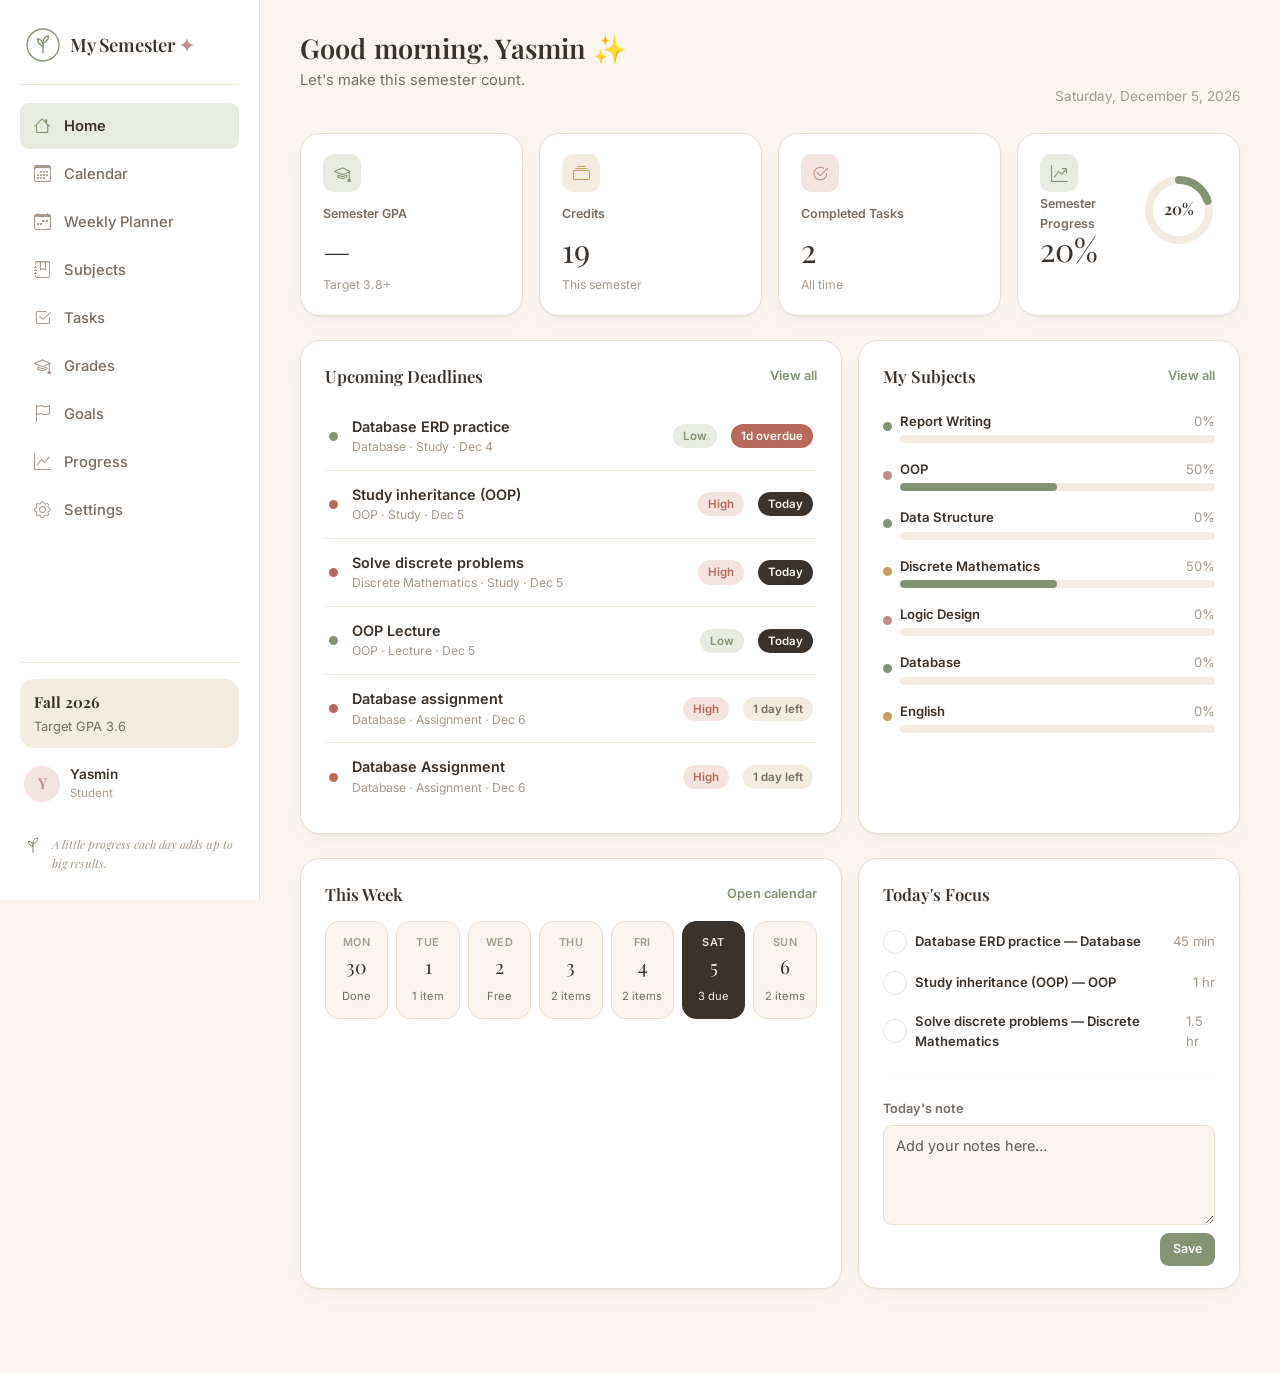
<file: my-semester (1)/index.html>
<!DOCTYPE html>
<html lang="en">
<head>
<meta charset="UTF-8">
<meta name="viewport" content="width=device-width, initial-scale=1.0">
<title>My Semester — Home</title>
<link rel="preconnect" href="https://fonts.googleapis.com">
<link href="https://fonts.googleapis.com/css2?family=Playfair+Display:wght@500;600;700&family=Inter:wght@400;500;600;700&display=swap" rel="stylesheet">
<link href="https://cdn.jsdelivr.net/npm/bootstrap@5.3.3/dist/css/bootstrap.min.css" rel="stylesheet">
<link href="https://cdn.jsdelivr.net/npm/bootstrap-icons@1.11.3/font/bootstrap-icons.css" rel="stylesheet">
<link rel="stylesheet" href="css/style.css">
</head>
<body data-page="home">
<div class="app-shell">
  <div id="sidebarSlot"></div>
  <div class="d-flex flex-column flex-grow-1 min-w-0">
    <div id="topbarSlot"></div>
    <main class="main-content">

      <div class="page-head">
        <div>
          <h1 id="greetingText">Good morning ✨</h1>
          <p class="subtitle">Let's make this semester count.</p>
        </div>
        <div class="page-date" id="dashDate"></div>
      </div>

      <!-- Summary cards -->
      <div class="row g-3 mb-4">
        <div class="col-6 col-lg-3">
          <div class="stat-card hover-lift">
            <div class="stat-icon tint-sage"><i class="bi bi-mortarboard"></i></div>
            <div class="stat-label">Semester GPA</div>
            <div class="stat-value" id="statGPA">—</div>
            <div class="stat-sub">Target 3.8+</div>
          </div>
        </div>
        <div class="col-6 col-lg-3">
          <div class="stat-card hover-lift">
            <div class="stat-icon tint-beige"><i class="bi bi-collection"></i></div>
            <div class="stat-label">Credits</div>
            <div class="stat-value" id="statCredits">0</div>
            <div class="stat-sub">This semester</div>
          </div>
        </div>
        <div class="col-6 col-lg-3">
          <div class="stat-card hover-lift">
            <div class="stat-icon tint-rose"><i class="bi bi-check2-circle"></i></div>
            <div class="stat-label">Completed Tasks</div>
            <div class="stat-value" id="statCompleted">0</div>
            <div class="stat-sub">All time</div>
          </div>
        </div>
        <div class="col-6 col-lg-3">
          <div class="stat-card hover-lift">
            <div class="d-flex align-items-center justify-content-between">
              <div>
                <div class="stat-icon tint-sage"><i class="bi bi-graph-up-arrow"></i></div>
                <div class="stat-label">Semester Progress</div>
                <div class="stat-value" id="statProgress">0%</div>
              </div>
              <div class="ring" id="progressRing"></div>
            </div>
          </div>
        </div>
      </div>

      <div class="row g-3 mb-4">
        <!-- Upcoming deadlines -->
        <div class="col-lg-7">
          <div class="card-soft card-pad h-100">
            <div class="section-head">
              <span class="section-title">Upcoming Deadlines</span>
              <a class="link-quiet" href="tasks.html">View all</a>
            </div>
            <div id="deadlineList"></div>
          </div>
        </div>
        <!-- Subjects overview -->
        <div class="col-lg-5">
          <div class="card-soft card-pad h-100">
            <div class="section-head">
              <span class="section-title">My Subjects</span>
              <a class="link-quiet" href="subjects.html">View all</a>
            </div>
            <div id="dashSubjectList"></div>
          </div>
        </div>
      </div>

      <div class="row g-3 mb-4">
        <!-- Weekly overview -->
        <div class="col-lg-7">
          <div class="card-soft card-pad h-100">
            <div class="section-head">
              <span class="section-title">This Week</span>
              <a class="link-quiet" href="calendar.html">Open calendar</a>
            </div>
            <div class="week-strip" id="weekStrip"></div>
          </div>
        </div>
        <!-- Daily focus -->
        <div class="col-lg-5">
          <div class="card-soft card-pad h-100">
            <div class="section-head">
              <span class="section-title">Today's Focus</span>
            </div>
            <div id="dailyFocusList"></div>
            <hr class="divider">
            <label class="form-label" for="dailyNoteArea">Today's note</label>
            <textarea class="form-control" id="dailyNoteArea" rows="3" placeholder="Add your notes here…"></textarea>
            <div class="text-end mt-2">
              <button class="btn btn-sage btn-sm" onclick="msSaveDailyNote()">Save</button>
            </div>
          </div>
        </div>
      </div>

    </main>
  </div>
</div>

<script src="https://cdn.jsdelivr.net/npm/bootstrap@5.3.3/dist/js/bootstrap.bundle.min.js"></script>
<script src="js/storage.js"></script>
<script src="js/main.js"></script>
<script>
  msInitChrome("home");
  msRenderDashboard();
</script>
</body>
</html>
</file>
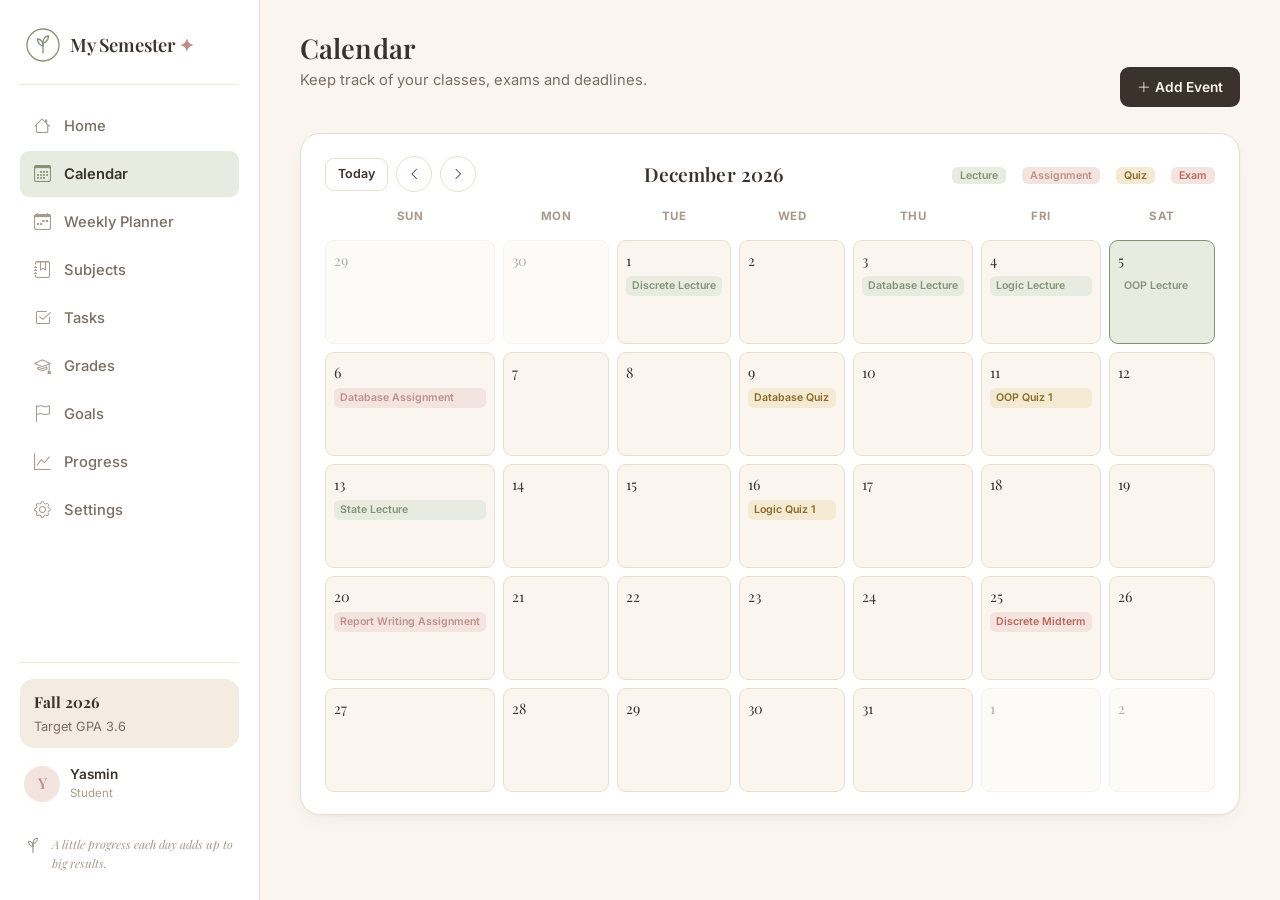
<file: my-semester (1)/calendar.html>
<!DOCTYPE html>
<html lang="en">
<head>
<meta charset="UTF-8">
<meta name="viewport" content="width=device-width, initial-scale=1.0">
<title>My Semester — Calendar</title>
<link rel="preconnect" href="https://fonts.googleapis.com">
<link href="https://fonts.googleapis.com/css2?family=Playfair+Display:wght@500;600;700&family=Inter:wght@400;500;600;700&display=swap" rel="stylesheet">
<link href="https://cdn.jsdelivr.net/npm/bootstrap@5.3.3/dist/css/bootstrap.min.css" rel="stylesheet">
<link href="https://cdn.jsdelivr.net/npm/bootstrap-icons@1.11.3/font/bootstrap-icons.css" rel="stylesheet">
<link rel="stylesheet" href="css/style.css">
</head>
<body data-page="calendar">
<div class="app-shell">
  <div id="sidebarSlot"></div>
  <div class="d-flex flex-column flex-grow-1 min-w-0">
    <div id="topbarSlot"></div>
    <main class="main-content">

      <div class="page-head">
        <div>
          <h1>Calendar</h1>
          <p class="subtitle">Keep track of your classes, exams and deadlines.</p>
        </div>
        <button class="btn btn-brand" onclick="msOpenEventModal(null, msDateStr(msToday()))"><i class="bi bi-plus-lg me-1"></i>Add Event</button>
      </div>

      <div class="card-soft card-pad">
        <div class="d-flex align-items-center justify-content-between flex-wrap gap-2 mb-3">
          <div class="d-flex align-items-center gap-2">
            <button class="btn btn-outline-soft btn-sm" onclick="msCalGoToday()">Today</button>
            <button class="btn btn-outline-soft btn-icon btn-sm" onclick="msCalPrev()" aria-label="Previous month"><i class="bi bi-chevron-left"></i></button>
            <button class="btn btn-outline-soft btn-icon btn-sm" onclick="msCalNext()" aria-label="Next month"><i class="bi bi-chevron-right"></i></button>
          </div>
          <h2 class="section-title" id="calMonthLabel" style="font-size:1.2rem;"></h2>
          <div class="d-none d-sm-flex gap-3 small text-faint">
            <span><span class="cal-event type-lecture" style="padding:2px 8px;">Lecture</span></span>
            <span><span class="cal-event type-assignment" style="padding:2px 8px;">Assignment</span></span>
            <span><span class="cal-event type-quiz" style="padding:2px 8px;">Quiz</span></span>
            <span><span class="cal-event type-midterm" style="padding:2px 8px;">Exam</span></span>
          </div>
        </div>
        <div class="cal-grid" id="calGrid"></div>
      </div>

    </main>
  </div>
</div>

<!-- Day detail modal -->
<div class="modal fade" id="dayModal" tabindex="-1">
  <div class="modal-dialog modal-dialog-centered">
    <div class="modal-content">
      <div class="modal-header">
        <h3 class="modal-title" id="dayModalDate">Day</h3>
        <button type="button" class="btn-close" data-bs-dismiss="modal" aria-label="Close"></button>
      </div>
      <div class="modal-body" id="dayModalList"></div>
      <div class="modal-footer">
        <button class="btn btn-outline-soft" data-bs-dismiss="modal">Close</button>
        <button class="btn btn-brand" onclick="msOpenAddEventFromDay()"><i class="bi bi-plus-lg me-1"></i>Add Event</button>
      </div>
    </div>
  </div>
</div>

<!-- Add/Edit event modal -->
<div class="modal fade" id="eventModal" tabindex="-1">
  <div class="modal-dialog modal-dialog-centered">
    <div class="modal-content">
      <form id="eventForm" onsubmit="msSubmitEventForm(event)" novalidate>
        <div class="modal-header">
          <h3 class="modal-title" id="eventModalTitle">Add Event</h3>
          <button type="button" class="btn-close" data-bs-dismiss="modal" aria-label="Close"></button>
        </div>
        <div class="modal-body">
          <input type="hidden" id="eventId">
          <div class="mb-3 was-validated-field" id="eventFormError">
            <label class="form-label" for="eventTitle">Event title</label>
            <input type="text" class="form-control" id="eventTitle" placeholder="e.g. OOP Quiz 1">
            <div class="invalid-msg">Please enter a title.</div>
          </div>
          <div class="row g-3">
            <div class="col-sm-6 was-validated-field">
              <label class="form-label" for="eventType">Event type</label>
              <select class="form-select" id="eventType">
                <option value="">Choose…</option>
                <option>Lecture</option><option>Assignment</option><option>Quiz</option>
                <option>Midterm</option><option>Final</option><option>Study</option><option>Personal</option>
              </select>
              <div class="invalid-msg">Please choose a type.</div>
            </div>
            <div class="col-sm-6">
              <label class="form-label" for="eventSubject">Subject</label>
              <select class="form-select" id="eventSubject"></select>
            </div>
            <div class="col-sm-6 was-validated-field">
              <label class="form-label" for="eventDate">Date</label>
              <input type="date" class="form-control" id="eventDate">
              <div class="invalid-msg">Please pick a date.</div>
            </div>
            <div class="col-sm-6">
              <label class="form-label" for="eventTime">Time</label>
              <input type="time" class="form-control" id="eventTime">
            </div>
            <div class="col-sm-6 was-validated-field">
              <label class="form-label" for="eventPriority">Priority</label>
              <select class="form-select" id="eventPriority">
                <option value="">Choose…</option>
                <option>High</option><option>Medium</option><option>Low</option>
              </select>
              <div class="invalid-msg">Please choose a priority.</div>
            </div>
          </div>
          <div class="mt-3">
            <label class="form-label" for="eventNotes">Notes</label>
            <textarea class="form-control" id="eventNotes" rows="2" placeholder="Optional notes…"></textarea>
          </div>
        </div>
        <div class="modal-footer">
          <button type="button" class="btn btn-outline-soft" data-bs-dismiss="modal">Cancel</button>
          <button type="submit" class="btn btn-brand">Save Event</button>
        </div>
      </form>
    </div>
  </div>
</div>

<script src="https://cdn.jsdelivr.net/npm/bootstrap@5.3.3/dist/js/bootstrap.bundle.min.js"></script>
<script src="js/storage.js"></script>
<script src="js/main.js"></script>
<script src="js/calendar.js"></script>
<script>
  msInitChrome("calendar");
  msCalInit();
</script>
</body>
</html>
</file>
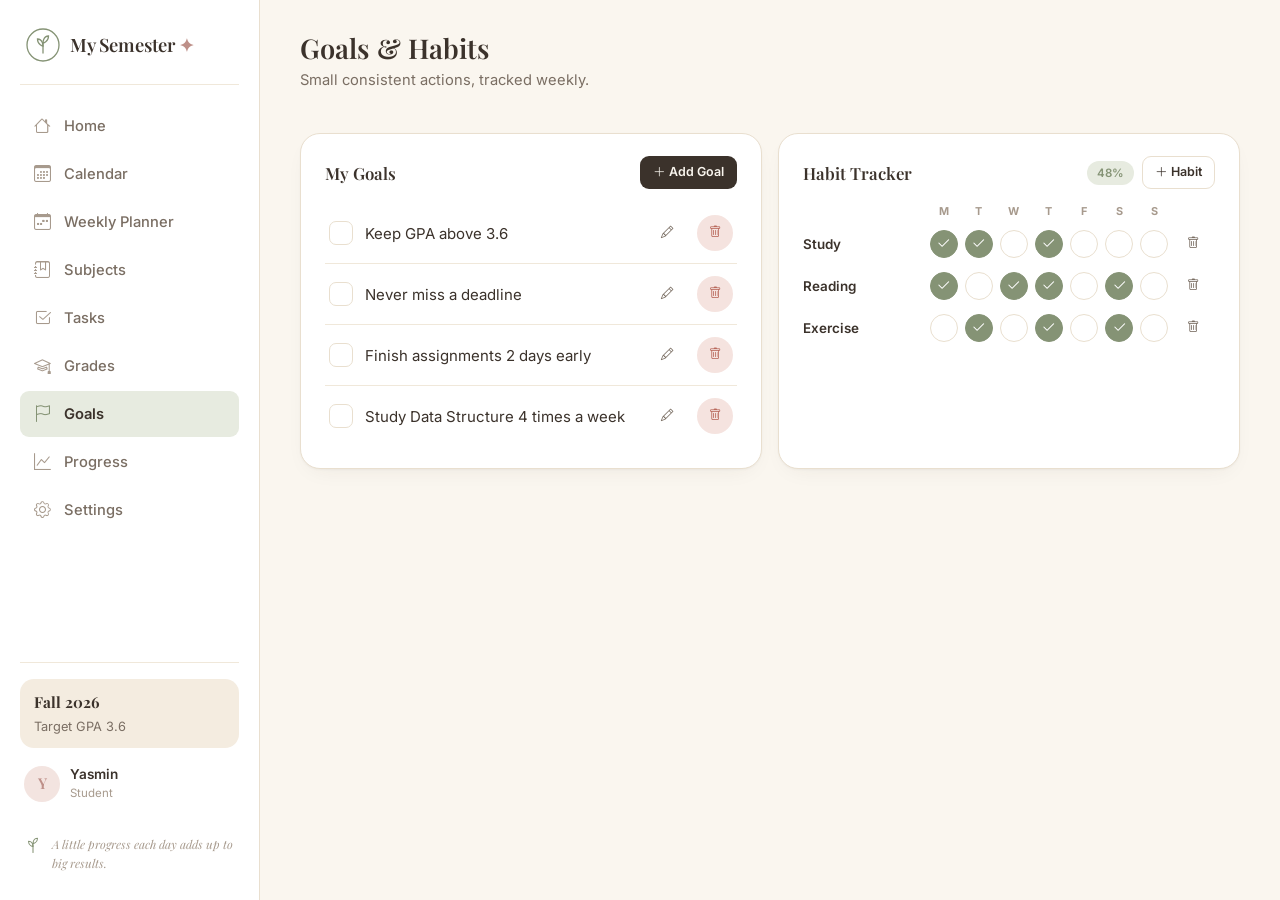
<file: my-semester (1)/goals.html>
<!DOCTYPE html>
<html lang="en">
<head>
<meta charset="UTF-8">
<meta name="viewport" content="width=device-width, initial-scale=1.0">
<title>My Semester — Goals</title>
<link rel="preconnect" href="https://fonts.googleapis.com">
<link href="https://fonts.googleapis.com/css2?family=Playfair+Display:wght@500;600;700&family=Inter:wght@400;500;600;700&display=swap" rel="stylesheet">
<link href="https://cdn.jsdelivr.net/npm/bootstrap@5.3.3/dist/css/bootstrap.min.css" rel="stylesheet">
<link href="https://cdn.jsdelivr.net/npm/bootstrap-icons@1.11.3/font/bootstrap-icons.css" rel="stylesheet">
<link rel="stylesheet" href="css/style.css">
</head>
<body data-page="goals">
<div class="app-shell">
  <div id="sidebarSlot"></div>
  <div class="d-flex flex-column flex-grow-1 min-w-0">
    <div id="topbarSlot"></div>
    <main class="main-content">

      <div class="page-head">
        <div>
          <h1>Goals &amp; Habits</h1>
          <p class="subtitle">Small consistent actions, tracked weekly.</p>
        </div>
      </div>

      <div class="row g-3">
        <div class="col-lg-6">
          <div class="card-soft card-pad h-100">
            <div class="section-head">
              <span class="section-title">My Goals</span>
              <button class="btn btn-brand btn-sm" onclick="msOpenGoalModal(null)"><i class="bi bi-plus-lg me-1"></i>Add Goal</button>
            </div>
            <div id="goalsList"></div>
          </div>
        </div>

        <div class="col-lg-6">
          <div class="card-soft card-pad h-100">
            <div class="section-head">
              <span class="section-title">Habit Tracker</span>
              <div class="d-flex align-items-center gap-2">
                <span class="tag tag-sage" id="habitCompletionPct">0%</span>
                <button class="btn btn-outline-soft btn-sm" onclick="msOpenHabitModal()"><i class="bi bi-plus-lg me-1"></i>Habit</button>
              </div>
            </div>
            <div id="habitTrackerWrap" style="overflow-x:auto;"></div>
          </div>
        </div>
      </div>

    </main>
  </div>
</div>

<!-- Goal modal -->
<div class="modal fade" id="goalModal" tabindex="-1">
  <div class="modal-dialog modal-dialog-centered">
    <div class="modal-content">
      <form id="goalForm" onsubmit="msSubmitGoalForm(event)" novalidate>
        <div class="modal-header">
          <h3 class="modal-title" id="goalModalTitle">Add Goal</h3>
          <button type="button" class="btn-close" data-bs-dismiss="modal" aria-label="Close"></button>
        </div>
        <div class="modal-body">
          <input type="hidden" id="goalId">
          <div class="was-validated-field">
            <label class="form-label" for="goalText">Goal</label>
            <input type="text" class="form-control" id="goalText" placeholder="e.g. Keep GPA above 3.6">
            <div class="invalid-msg">Please describe your goal.</div>
          </div>
        </div>
        <div class="modal-footer">
          <button type="button" class="btn btn-outline-soft" data-bs-dismiss="modal">Cancel</button>
          <button type="submit" class="btn btn-brand">Save Goal</button>
        </div>
      </form>
    </div>
  </div>
</div>

<!-- Habit modal -->
<div class="modal fade" id="habitModal" tabindex="-1">
  <div class="modal-dialog modal-dialog-centered">
    <div class="modal-content">
      <form id="habitForm" onsubmit="msSubmitHabitForm(event)" novalidate>
        <div class="modal-header">
          <h3 class="modal-title">Add Habit</h3>
          <button type="button" class="btn-close" data-bs-dismiss="modal" aria-label="Close"></button>
        </div>
        <div class="modal-body">
          <div class="was-validated-field">
            <label class="form-label" for="habitNameInput">Habit name</label>
            <input type="text" class="form-control" id="habitNameInput" placeholder="e.g. Read 20 minutes">
            <div class="invalid-msg">Please name the habit.</div>
          </div>
        </div>
        <div class="modal-footer">
          <button type="button" class="btn btn-outline-soft" data-bs-dismiss="modal">Cancel</button>
          <button type="submit" class="btn btn-brand">Add Habit</button>
        </div>
      </form>
    </div>
  </div>
</div>

<script src="https://cdn.jsdelivr.net/npm/bootstrap@5.3.3/dist/js/bootstrap.bundle.min.js"></script>
<script src="js/storage.js"></script>
<script src="js/main.js"></script>
<script src="js/goals.js"></script>
<script>
  msInitChrome("goals");
  msGoalsInit();
</script>
</body>
</html>
</file>
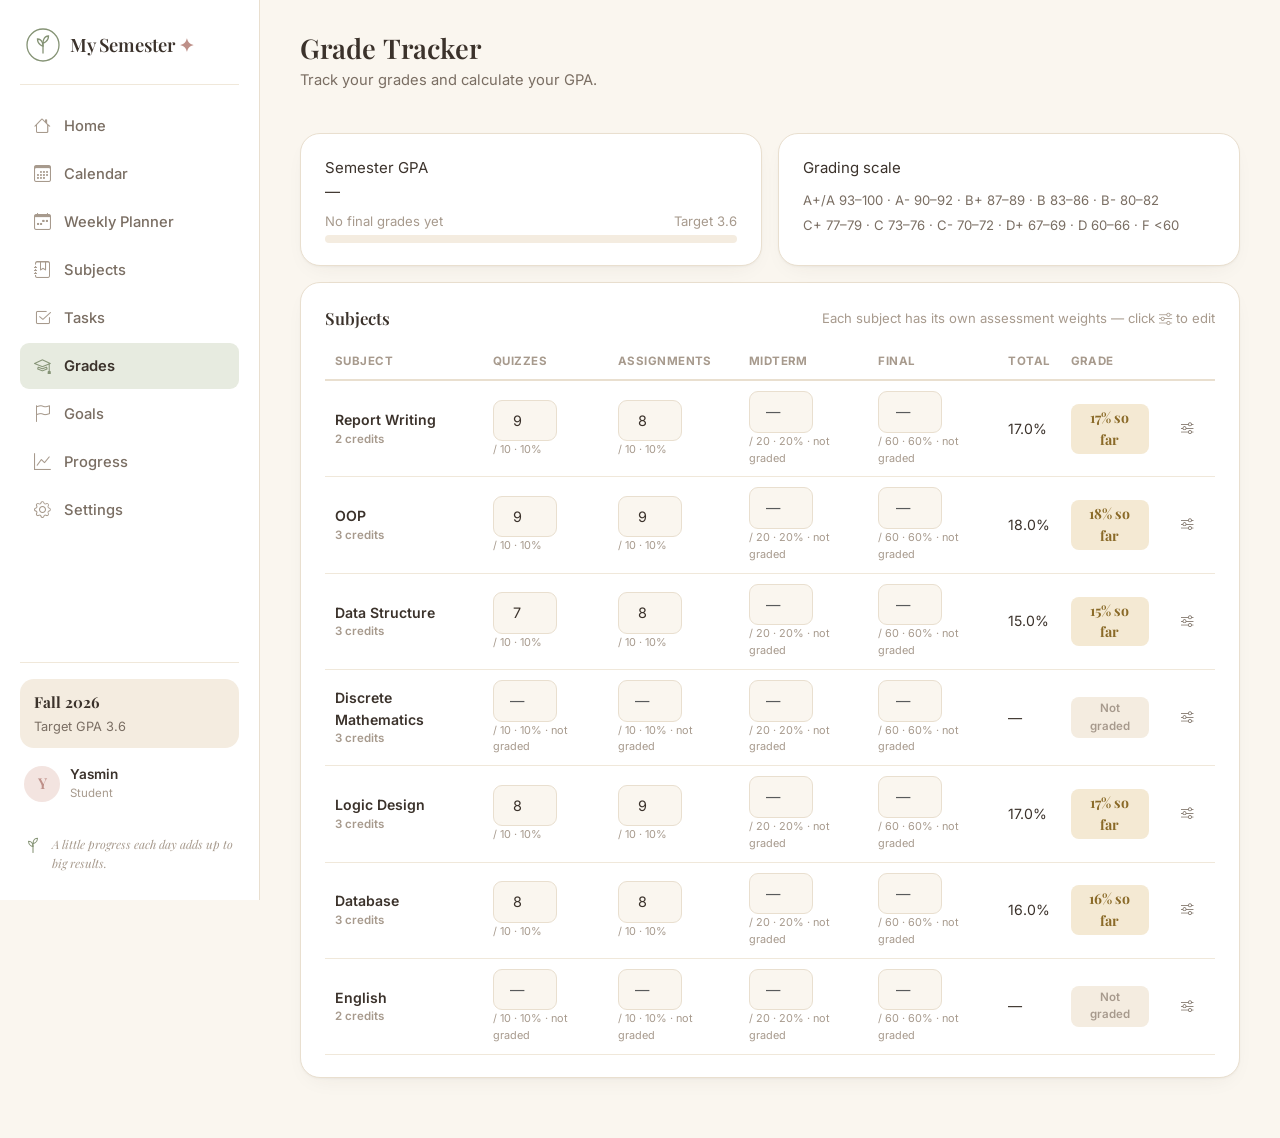
<file: my-semester (1)/grades.html>
<!DOCTYPE html>
<html lang="en">
<head>
<meta charset="UTF-8">
<meta name="viewport" content="width=device-width, initial-scale=1.0">
<title>My Semester — Grades</title>
<link rel="preconnect" href="https://fonts.googleapis.com">
<link href="https://fonts.googleapis.com/css2?family=Playfair+Display:wght@500;600;700&family=Inter:wght@400;500;600;700&display=swap" rel="stylesheet">
<link href="https://cdn.jsdelivr.net/npm/bootstrap@5.3.3/dist/css/bootstrap.min.css" rel="stylesheet">
<link href="https://cdn.jsdelivr.net/npm/bootstrap-icons@1.11.3/font/bootstrap-icons.css" rel="stylesheet">
<link rel="stylesheet" href="css/style.css">
</head>
<body data-page="grades">
<div class="app-shell">
  <div id="sidebarSlot"></div>
  <div class="d-flex flex-column flex-grow-1 min-w-0">
    <div id="topbarSlot"></div>
    <main class="main-content">

      <div class="page-head">
        <div>
          <h1>Grade Tracker</h1>
          <p class="subtitle">Track your grades and calculate your GPA.</p>
        </div>
      </div>

      <div class="row g-3 mb-3">
        <div class="col-md-6">
          <div class="card-soft card-pad h-100">
            <div class="stat-label">Semester GPA</div>
            <div class="stat-value" id="gpaValue">—</div>
            <div class="d-flex justify-content-between mt-2 mb-1 small text-faint">
              <span id="gpaSubtext">No final grades yet</span>
              <span id="gpaTarget"></span>
            </div>
            <div class="progress-track"><div class="progress-fill gold" id="gpaTrack" style="width:0%"></div></div>
          </div>
        </div>
        <div class="col-md-6">
          <div class="card-soft card-pad h-100">
            <div class="stat-label mb-2">Grading scale</div>
            <div class="small text-muted-ink" style="line-height:1.9;">
              A+/A 93–100 · A- 90–92 · B+ 87–89 · B 83–86 · B- 80–82<br>
              C+ 77–79 · C 73–76 · C- 70–72 · D+ 67–69 · D 60–66 · F &lt;60
            </div>
          </div>
        </div>
      </div>

      <div class="card-soft card-pad">
        <div class="section-head">
          <span class="section-title">Subjects</span>
          <span class="small text-faint">Each subject has its own assessment weights — click <i class="bi bi-sliders"></i> to edit</span>
        </div>
        <div id="gradesEmptyState" class="d-none"></div>
        <div id="gradesTableWrap" class="table-responsive">
          <table class="table-grades">
            <thead>
              <tr>
                <th>Subject</th><th>Quizzes</th><th>Assignments</th><th>Midterm</th><th>Final</th><th>Total</th><th>Grade</th><th></th>
              </tr>
            </thead>
            <tbody id="gradesTableBody"></tbody>
          </table>
        </div>
      </div>

    </main>
  </div>
</div>

<!-- Assessment weights modal -->
<div class="modal fade" id="weightsModal" tabindex="-1">
  <div class="modal-dialog modal-dialog-centered">
    <div class="modal-content">
      <div class="modal-header">
        <h3 class="modal-title">Assessment Weights — <span id="weightsModalSubjectName"></span></h3>
        <button type="button" class="btn-close" data-bs-dismiss="modal" aria-label="Close"></button>
      </div>
      <div class="modal-body">
        <p class="small text-muted-ink mb-3">Set the weight, max score, and (optionally) the score for each assessment type. Weights must total exactly 100% before saving.</p>
        <div id="weightsFormBody"></div>
        <div class="small fw-semibold mt-2" id="weightsTotalMsg"></div>
      </div>
      <div class="modal-footer">
        <button type="button" class="btn btn-outline-soft" data-bs-dismiss="modal">Cancel</button>
        <button type="button" class="btn btn-brand" id="saveWeightsBtn" onclick="msSaveWeightsForm()">Save Weights</button>
      </div>
    </div>
  </div>
</div>

<script src="https://cdn.jsdelivr.net/npm/bootstrap@5.3.3/dist/js/bootstrap.bundle.min.js"></script>
<script src="js/storage.js"></script>
<script src="js/main.js"></script>
<script src="js/grades.js"></script>
<script>
  msInitChrome("grades");
  msGradesInit();
</script>
</body>
</html>
</file>
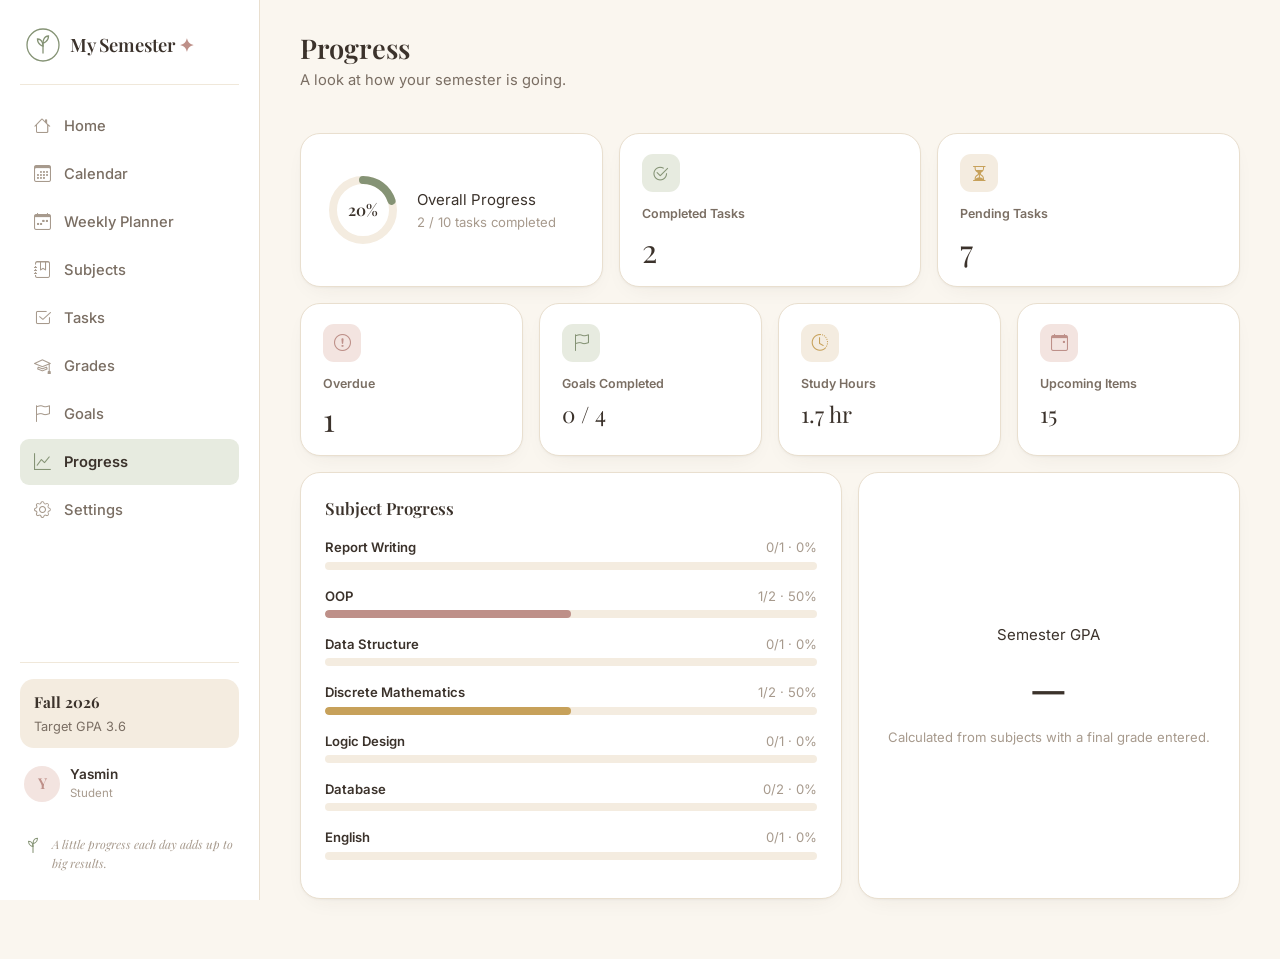
<file: my-semester (1)/progress.html>
<!DOCTYPE html>
<html lang="en">
<head>
<meta charset="UTF-8">
<meta name="viewport" content="width=device-width, initial-scale=1.0">
<title>My Semester — Progress</title>
<link rel="preconnect" href="https://fonts.googleapis.com">
<link href="https://fonts.googleapis.com/css2?family=Playfair+Display:wght@500;600;700&family=Inter:wght@400;500;600;700&display=swap" rel="stylesheet">
<link href="https://cdn.jsdelivr.net/npm/bootstrap@5.3.3/dist/css/bootstrap.min.css" rel="stylesheet">
<link href="https://cdn.jsdelivr.net/npm/bootstrap-icons@1.11.3/font/bootstrap-icons.css" rel="stylesheet">
<link rel="stylesheet" href="css/style.css">
</head>
<body data-page="progress">
<div class="app-shell">
  <div id="sidebarSlot"></div>
  <div class="d-flex flex-column flex-grow-1 min-w-0">
    <div id="topbarSlot"></div>
    <main class="main-content">

      <div class="page-head">
        <div>
          <h1>Progress</h1>
          <p class="subtitle">A look at how your semester is going.</p>
        </div>
      </div>

      <div class="row g-3 mb-3">
        <div class="col-md-4">
          <div class="card-soft card-pad h-100 d-flex flex-row align-items-center gap-3">
            <div class="ring" id="overallRing"></div>
            <div>
              <div class="stat-label">Overall Progress</div>
              <div class="text-faint small" id="overallSub"></div>
            </div>
          </div>
        </div>
        <div class="col-md-4 col-6">
          <div class="stat-card h-100">
            <div class="stat-icon tint-sage"><i class="bi bi-check2-circle"></i></div>
            <div class="stat-label">Completed Tasks</div>
            <div class="stat-value" id="statCompletedTasks">0</div>
          </div>
        </div>
        <div class="col-md-4 col-6">
          <div class="stat-card h-100">
            <div class="stat-icon tint-beige"><i class="bi bi-hourglass-split"></i></div>
            <div class="stat-label">Pending Tasks</div>
            <div class="stat-value" id="statPendingTasks">0</div>
          </div>
        </div>
        <div class="col-md-3 col-6">
          <div class="stat-card h-100">
            <div class="stat-icon tint-rose"><i class="bi bi-exclamation-circle"></i></div>
            <div class="stat-label">Overdue</div>
            <div class="stat-value" id="statOverdueTasks">0</div>
          </div>
        </div>
        <div class="col-md-3 col-6">
          <div class="stat-card h-100">
            <div class="stat-icon tint-sage"><i class="bi bi-flag"></i></div>
            <div class="stat-label">Goals Completed</div>
            <div class="stat-value" id="statGoals" style="font-size:1.4rem;">0 / 0</div>
          </div>
        </div>
        <div class="col-md-3 col-6">
          <div class="stat-card h-100">
            <div class="stat-icon tint-beige"><i class="bi bi-clock-history"></i></div>
            <div class="stat-label">Study Hours</div>
            <div class="stat-value" id="statStudyHours" style="font-size:1.4rem;">0 hr</div>
          </div>
        </div>
        <div class="col-md-3 col-6">
          <div class="stat-card h-100">
            <div class="stat-icon tint-rose"><i class="bi bi-calendar-event"></i></div>
            <div class="stat-label">Upcoming Items</div>
            <div class="stat-value" id="statUpcoming" style="font-size:1.4rem;">0</div>
          </div>
        </div>
      </div>

      <div class="row g-3">
        <div class="col-lg-7">
          <div class="card-soft card-pad h-100">
            <div class="section-title mb-3">Subject Progress</div>
            <div id="subjectProgressList"></div>
          </div>
        </div>
        <div class="col-lg-5">
          <div class="card-soft card-pad h-100 d-flex flex-column justify-content-center align-items-center text-center">
            <div class="stat-label mb-2">Semester GPA</div>
            <div class="font-display" style="font-size:2.6rem;" id="statGpaProgress">—</div>
            <p class="text-faint small mt-2 mb-0">Calculated from subjects with a final grade entered.</p>
          </div>
        </div>
      </div>

    </main>
  </div>
</div>

<script src="https://cdn.jsdelivr.net/npm/bootstrap@5.3.3/dist/js/bootstrap.bundle.min.js"></script>
<script src="js/storage.js"></script>
<script src="js/main.js"></script>
<script src="js/progress.js"></script>
<script>
  msInitChrome("progress");
  msProgressInit();
</script>
</body>
</html>
</file>
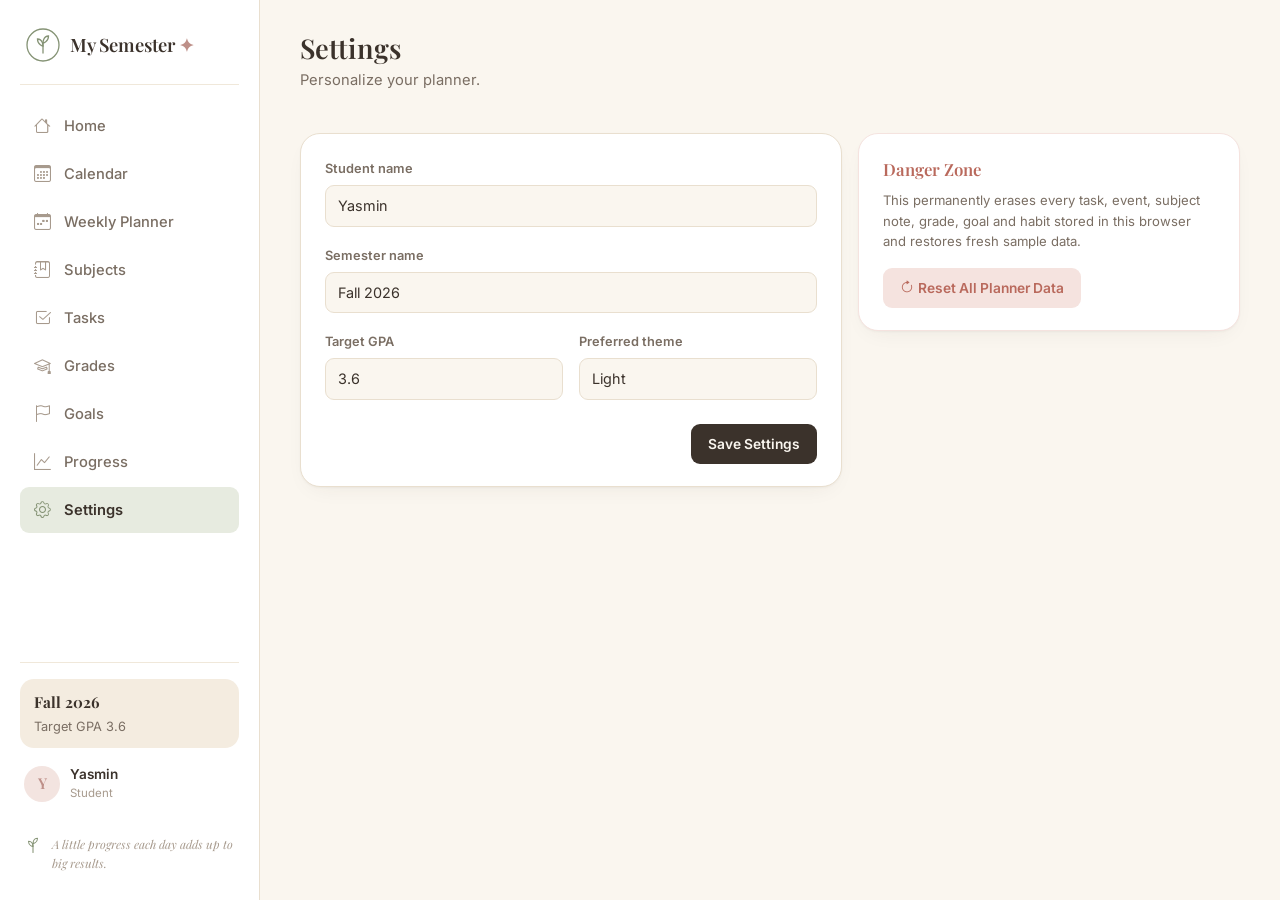
<file: my-semester (1)/settings.html>
<!DOCTYPE html>
<html lang="en">
<head>
<meta charset="UTF-8">
<meta name="viewport" content="width=device-width, initial-scale=1.0">
<title>My Semester — Settings</title>
<link rel="preconnect" href="https://fonts.googleapis.com">
<link href="https://fonts.googleapis.com/css2?family=Playfair+Display:wght@500;600;700&family=Inter:wght@400;500;600;700&display=swap" rel="stylesheet">
<link href="https://cdn.jsdelivr.net/npm/bootstrap@5.3.3/dist/css/bootstrap.min.css" rel="stylesheet">
<link href="https://cdn.jsdelivr.net/npm/bootstrap-icons@1.11.3/font/bootstrap-icons.css" rel="stylesheet">
<link rel="stylesheet" href="css/style.css">
</head>
<body data-page="settings">
<div class="app-shell">
  <div id="sidebarSlot"></div>
  <div class="d-flex flex-column flex-grow-1 min-w-0">
    <div id="topbarSlot"></div>
    <main class="main-content">

      <div class="page-head">
        <div>
          <h1>Settings</h1>
          <p class="subtitle">Personalize your planner.</p>
        </div>
      </div>

      <div class="row g-3">
        <div class="col-lg-7">
          <div class="card-soft card-pad">
            <form id="settingsForm" onsubmit="msSaveSettings(event)" novalidate>
              <div class="mb-3 was-validated-field">
                <label class="form-label" for="settingName">Student name</label>
                <input type="text" class="form-control" id="settingName">
                <div class="invalid-msg">Please enter your name.</div>
              </div>
              <div class="mb-3 was-validated-field">
                <label class="form-label" for="settingSemester">Semester name</label>
                <input type="text" class="form-control" id="settingSemester" placeholder="e.g. Fall 2026">
                <div class="invalid-msg">Please enter a semester name.</div>
              </div>
              <div class="row g-3">
                <div class="col-sm-6 was-validated-field">
                  <label class="form-label" for="settingTargetGPA">Target GPA</label>
                  <input type="number" min="0" max="4" step="0.1" class="form-control" id="settingTargetGPA">
                  <div class="invalid-msg">Enter a value between 0 and 4.</div>
                </div>
                <div class="col-sm-6">
                  <label class="form-label" for="settingTheme">Preferred theme</label>
                  <select class="form-select" id="settingTheme">
                    <option value="light">Light</option>
                    <option value="dusk">Soft Dusk (dark)</option>
                  </select>
                </div>
              </div>
              <div class="text-end mt-4">
                <button type="submit" class="btn btn-brand">Save Settings</button>
              </div>
            </form>
          </div>
        </div>

        <div class="col-lg-5">
          <div class="card-soft card-pad" style="border-color:var(--danger-tint);">
            <div class="section-title mb-2" style="color:var(--danger);">Danger Zone</div>
            <p class="text-muted-ink small">This permanently erases every task, event, subject note, grade, goal and habit stored in this browser and restores fresh sample data.</p>
            <button class="btn btn-danger-soft" onclick="msConfirmReset()"><i class="bi bi-arrow-clockwise me-1"></i>Reset All Planner Data</button>
          </div>
        </div>
      </div>

    </main>
  </div>
</div>

<!-- Reset confirm modal -->
<div class="modal fade" id="resetModal" tabindex="-1">
  <div class="modal-dialog modal-dialog-centered">
    <div class="modal-content">
      <div class="modal-header">
        <h3 class="modal-title">Are you sure?</h3>
        <button type="button" class="btn-close" data-bs-dismiss="modal" aria-label="Close"></button>
      </div>
      <div class="modal-body">
        <p class="mb-0">This will permanently delete your planner data. This can't be undone.</p>
      </div>
      <div class="modal-footer">
        <button type="button" class="btn btn-outline-soft" data-bs-dismiss="modal">Cancel</button>
        <button type="button" class="btn btn-danger-soft" onclick="msPerformReset()">Reset Everything</button>
      </div>
    </div>
  </div>
</div>

<script src="https://cdn.jsdelivr.net/npm/bootstrap@5.3.3/dist/js/bootstrap.bundle.min.js"></script>
<script src="js/storage.js"></script>
<script src="js/main.js"></script>
<script src="js/settings.js"></script>
<script>
  msInitChrome("settings");
  msSettingsInit();
</script>
</body>
</html>
</file>
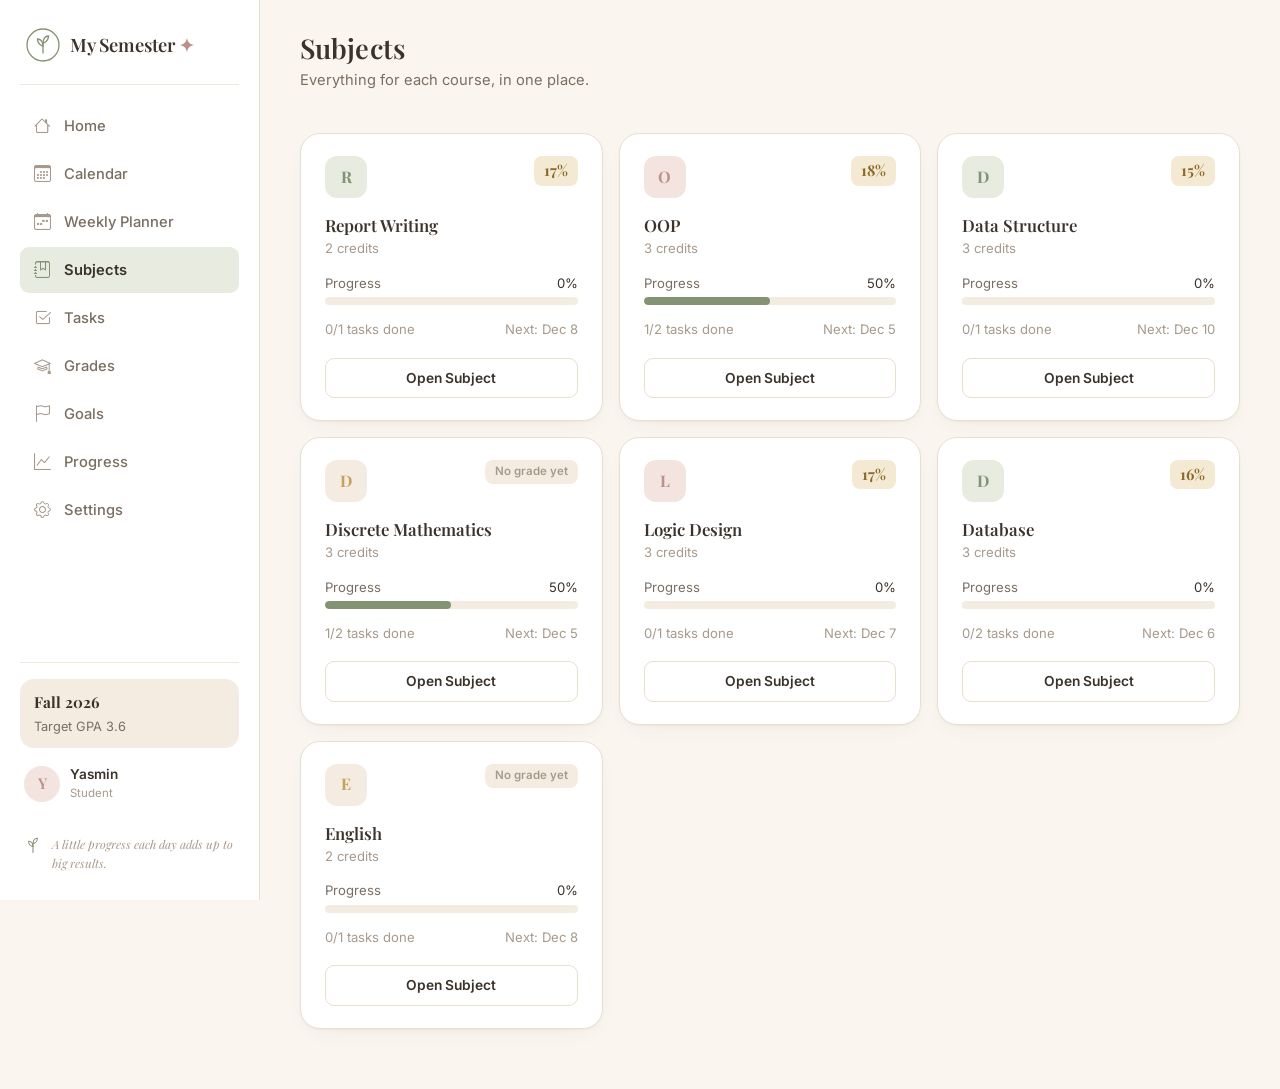
<file: my-semester (1)/subjects.html>
<!DOCTYPE html>
<html lang="en">
<head>
<meta charset="UTF-8">
<meta name="viewport" content="width=device-width, initial-scale=1.0">
<title>My Semester — Subjects</title>
<link rel="preconnect" href="https://fonts.googleapis.com">
<link href="https://fonts.googleapis.com/css2?family=Playfair+Display:wght@500;600;700&family=Inter:wght@400;500;600;700&display=swap" rel="stylesheet">
<link href="https://cdn.jsdelivr.net/npm/bootstrap@5.3.3/dist/css/bootstrap.min.css" rel="stylesheet">
<link href="https://cdn.jsdelivr.net/npm/bootstrap-icons@1.11.3/font/bootstrap-icons.css" rel="stylesheet">
<link rel="stylesheet" href="css/style.css">
</head>
<body data-page="subjects">
<div class="app-shell">
  <div id="sidebarSlot"></div>
  <div class="d-flex flex-column flex-grow-1 min-w-0">
    <div id="topbarSlot"></div>
    <main class="main-content">

      <!-- LIST VIEW -->
      <div id="subjectListView">
        <div class="page-head">
          <div>
            <h1>Subjects</h1>
            <p class="subtitle">Everything for each course, in one place.</p>
          </div>
        </div>
        <div class="row g-3" id="subjectGrid"></div>
      </div>

      <!-- DETAIL VIEW -->
      <div id="subjectDetailView" class="d-none">
        <div class="page-head">
          <div>
            <a class="link-quiet" href="subjects.html"><i class="bi bi-arrow-left me-1"></i>All subjects</a>
            <h1 class="mt-2" id="subjectDetailName">Subject</h1>
            <p class="subtitle" id="subjectDetailCredits"></p>
          </div>
          <span class="tag tag-sage" id="subjectDetailGradeTag" style="font-size:.82rem;padding:8px 14px;"></span>
        </div>

        <div class="row g-3 mb-4">
          <div class="col-md-6">
            <div class="card-soft card-pad h-100 d-flex flex-row align-items-center gap-3">
              <div class="ring" id="subjectDetailRing"></div>
              <div>
                <div class="section-title">Progress</div>
                <div class="text-faint small" id="subjectDetailTaskCount"></div>
              </div>
            </div>
          </div>
          <div class="col-md-6">
            <div class="card-soft card-pad h-100">
              <div class="section-title">Next Deadline</div>
              <div class="text-faint small mt-1" id="subjectDetailNextDeadline"></div>
            </div>
          </div>
        </div>

        <ul class="nav nav-tabs ms-tabs mb-3" role="tablist">
          <li class="nav-item"><button class="nav-link active" data-bs-toggle="tab" data-bs-target="#tabOverview" type="button">Overview</button></li>
          <li class="nav-item"><button class="nav-link" data-bs-toggle="tab" data-bs-target="#tabTasks" type="button">Tasks</button></li>
          <li class="nav-item"><button class="nav-link" data-bs-toggle="tab" data-bs-target="#tabAssessments" type="button">Assessments</button></li>
          <li class="nav-item"><button class="nav-link" data-bs-toggle="tab" data-bs-target="#tabNotes" type="button">Notes</button></li>
        </ul>

        <div class="tab-content">
          <div class="tab-pane fade show active" id="tabOverview">
            <div class="card-soft card-pad">
              <p class="text-muted-ink mb-0">This subject's progress, tasks and deadlines update automatically as you complete work across the app — nothing here is entered separately.</p>
            </div>
          </div>
          <div class="tab-pane fade" id="tabTasks">
            <div class="card-soft card-pad"><div id="subjectTaskList"></div></div>
          </div>
          <div class="tab-pane fade" id="tabAssessments">
            <div class="card-soft card-pad"><div id="subjectAssessmentList"></div></div>
          </div>
          <div class="tab-pane fade" id="tabNotes">
            <div class="card-soft card-pad">
              <label class="form-label" for="subjectNotesArea">Subject notes</label>
              <textarea class="form-control" id="subjectNotesArea" rows="8" placeholder="Write anything worth remembering about this subject…"></textarea>
              <div class="text-end mt-2">
                <button class="btn btn-sage btn-sm" onclick="msSaveSubjectNotes()">Save Notes</button>
              </div>
            </div>
          </div>
        </div>
      </div>

    </main>
  </div>
</div>

<script src="https://cdn.jsdelivr.net/npm/bootstrap@5.3.3/dist/js/bootstrap.bundle.min.js"></script>
<script src="js/storage.js"></script>
<script src="js/main.js"></script>
<script src="js/subjects.js"></script>
<script>
  msInitChrome("subjects");
  msSubjectsInit();
</script>
</body>
</html>
</file>
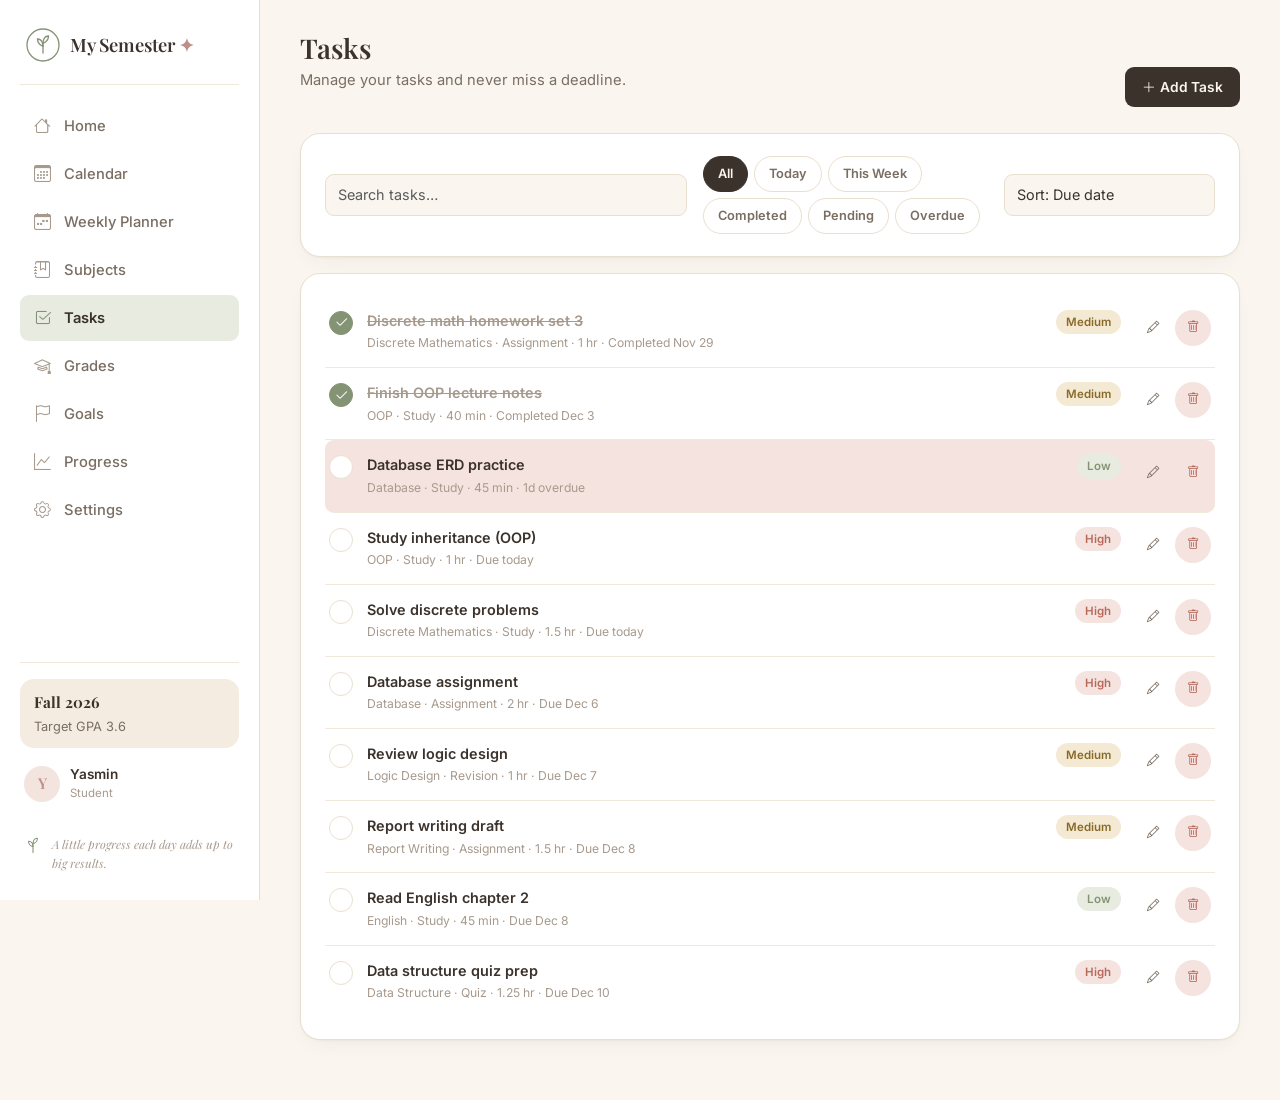
<file: my-semester (1)/tasks.html>
<!DOCTYPE html>
<html lang="en">
<head>
<meta charset="UTF-8">
<meta name="viewport" content="width=device-width, initial-scale=1.0">
<title>My Semester — Tasks</title>
<link rel="preconnect" href="https://fonts.googleapis.com">
<link href="https://fonts.googleapis.com/css2?family=Playfair+Display:wght@500;600;700&family=Inter:wght@400;500;600;700&display=swap" rel="stylesheet">
<link href="https://cdn.jsdelivr.net/npm/bootstrap@5.3.3/dist/css/bootstrap.min.css" rel="stylesheet">
<link href="https://cdn.jsdelivr.net/npm/bootstrap-icons@1.11.3/font/bootstrap-icons.css" rel="stylesheet">
<link rel="stylesheet" href="css/style.css">
</head>
<body data-page="tasks">
<div class="app-shell">
  <div id="sidebarSlot"></div>
  <div class="d-flex flex-column flex-grow-1 min-w-0">
    <div id="topbarSlot"></div>
    <main class="main-content">

      <div class="page-head">
        <div>
          <h1>Tasks</h1>
          <p class="subtitle">Manage your tasks and never miss a deadline.</p>
        </div>
        <button class="btn btn-brand" onclick="msOpenTaskModal(null)"><i class="bi bi-plus-lg me-1"></i>Add Task</button>
      </div>

      <div class="card-soft card-pad mb-3">
        <div class="row g-3 align-items-center">
          <div class="col-md-5">
            <input type="search" class="form-control" placeholder="Search tasks…" oninput="msSetTaskSearch(this.value)">
          </div>
          <div class="col-md-4">
            <div class="pill-group" id="taskFilterPills">
              <button class="pill-btn active" data-filter="all" onclick="msSetTaskFilter('all')">All</button>
              <button class="pill-btn" data-filter="today" onclick="msSetTaskFilter('today')">Today</button>
              <button class="pill-btn" data-filter="week" onclick="msSetTaskFilter('week')">This Week</button>
              <button class="pill-btn" data-filter="completed" onclick="msSetTaskFilter('completed')">Completed</button>
              <button class="pill-btn" data-filter="pending" onclick="msSetTaskFilter('pending')">Pending</button>
              <button class="pill-btn" data-filter="overdue" onclick="msSetTaskFilter('overdue')">Overdue</button>
            </div>
          </div>
          <div class="col-md-3">
            <select class="form-select" onchange="msSetTaskSort(this.value)">
              <option value="dueDate">Sort: Due date</option>
              <option value="priority">Sort: Priority</option>
              <option value="subject">Sort: Subject</option>
              <option value="completion">Sort: Completion</option>
            </select>
          </div>
        </div>
      </div>

      <div class="card-soft card-pad">
        <div id="taskList"></div>
      </div>

    </main>
  </div>
</div>

<!-- Add/Edit task modal -->
<div class="modal fade" id="taskModal" tabindex="-1">
  <div class="modal-dialog modal-dialog-centered">
    <div class="modal-content">
      <form id="taskForm" onsubmit="msSubmitTaskForm(event)" novalidate>
        <div class="modal-header">
          <h3 class="modal-title" id="taskModalTitle">Add Task</h3>
          <button type="button" class="btn-close" data-bs-dismiss="modal" aria-label="Close"></button>
        </div>
        <div class="modal-body">
          <input type="hidden" id="taskId">
          <div class="mb-3 was-validated-field">
            <label class="form-label" for="taskTitle">Task title</label>
            <input type="text" class="form-control" id="taskTitle" placeholder="e.g. Study inheritance">
            <div class="invalid-msg">Please enter a title.</div>
          </div>
          <div class="row g-3">
            <div class="col-sm-6">
              <label class="form-label" for="taskSubject">Subject</label>
              <select class="form-select" id="taskSubject"></select>
            </div>
            <div class="col-sm-6 was-validated-field">
              <label class="form-label" for="taskDueDate">Due date</label>
              <input type="date" class="form-control" id="taskDueDate">
              <div class="invalid-msg">Please pick a due date.</div>
            </div>
            <div class="col-sm-6 was-validated-field">
              <label class="form-label" for="taskType">Type</label>
              <select class="form-select" id="taskType">
                <option value="">Choose…</option>
                <option>Study</option><option>Assignment</option><option>Quiz</option>
                <option>Revision</option><option>Project</option><option>Other</option>
              </select>
              <div class="invalid-msg">Please choose a type.</div>
            </div>
            <div class="col-sm-6 was-validated-field">
              <label class="form-label" for="taskPriority">Priority</label>
              <select class="form-select" id="taskPriority">
                <option value="">Choose…</option>
                <option>High</option><option>Medium</option><option>Low</option>
              </select>
              <div class="invalid-msg">Please choose a priority.</div>
            </div>
            <div class="col-sm-6 was-validated-field">
              <label class="form-label" for="taskEstMinutes">Estimated study time (minutes)</label>
              <input type="number" min="0" class="form-control" id="taskEstMinutes" placeholder="e.g. 60">
              <div class="invalid-msg">Study time can't be negative.</div>
            </div>
          </div>
          <div class="mt-3">
            <label class="form-label" for="taskNotes">Notes</label>
            <textarea class="form-control" id="taskNotes" rows="2" placeholder="Optional notes…"></textarea>
          </div>
        </div>
        <div class="modal-footer">
          <button type="button" class="btn btn-outline-soft" data-bs-dismiss="modal">Cancel</button>
          <button type="submit" class="btn btn-brand">Save Task</button>
        </div>
      </form>
    </div>
  </div>
</div>

<script src="https://cdn.jsdelivr.net/npm/bootstrap@5.3.3/dist/js/bootstrap.bundle.min.js"></script>
<script src="js/storage.js"></script>
<script src="js/main.js"></script>
<script src="js/tasks.js"></script>
<script>
  msInitChrome("tasks");
  msTasksInit();
</script>
</body>
</html>
</file>
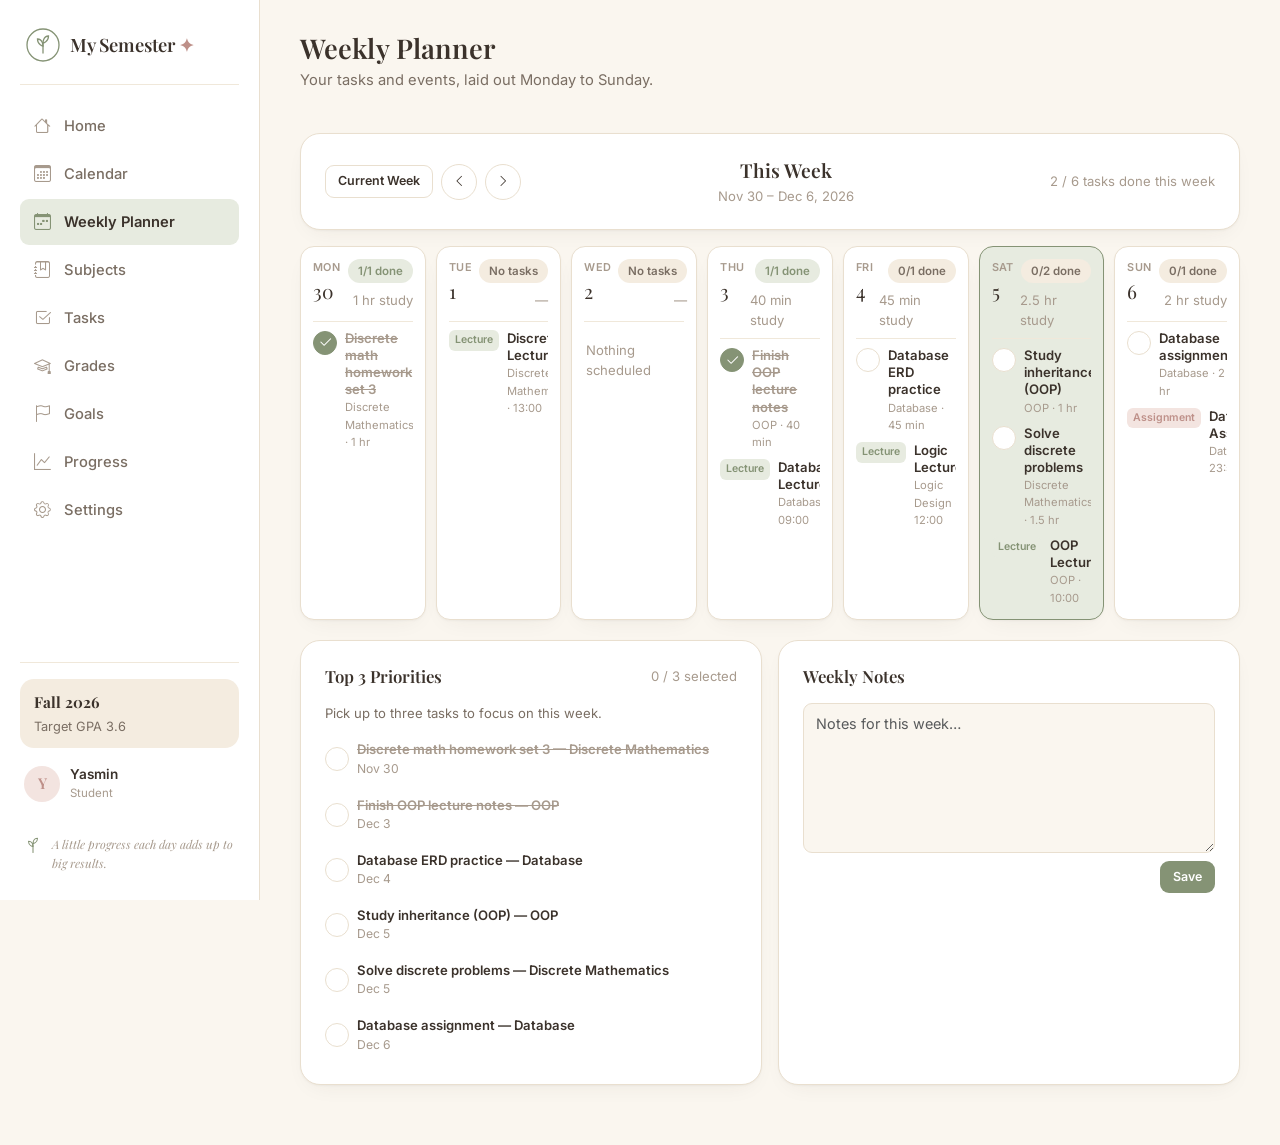
<file: my-semester (1)/weekly.html>
<!DOCTYPE html>
<html lang="en">
<head>
<meta charset="UTF-8">
<meta name="viewport" content="width=device-width, initial-scale=1.0">
<title>My Semester — Weekly Planner</title>
<link rel="preconnect" href="https://fonts.googleapis.com">
<link href="https://fonts.googleapis.com/css2?family=Playfair+Display:wght@500;600;700&family=Inter:wght@400;500;600;700&display=swap" rel="stylesheet">
<link href="https://cdn.jsdelivr.net/npm/bootstrap@5.3.3/dist/css/bootstrap.min.css" rel="stylesheet">
<link href="https://cdn.jsdelivr.net/npm/bootstrap-icons@1.11.3/font/bootstrap-icons.css" rel="stylesheet">
<link rel="stylesheet" href="css/style.css">
</head>
<body data-page="weekly">
<div class="app-shell">
  <div id="sidebarSlot"></div>
  <div class="d-flex flex-column flex-grow-1 min-w-0">
    <div id="topbarSlot"></div>
    <main class="main-content">

      <div class="page-head">
        <div>
          <h1>Weekly Planner</h1>
          <p class="subtitle">Your tasks and events, laid out Monday to Sunday.</p>
        </div>
      </div>

      <!-- Week navigation -->
      <div class="card-soft card-pad mb-3">
        <div class="d-flex align-items-center justify-content-between flex-wrap gap-2">
          <div class="d-flex align-items-center gap-2">
            <button class="btn btn-outline-soft btn-sm" onclick="msWeeklyToday()">Current Week</button>
            <button class="btn btn-outline-soft btn-icon btn-sm" onclick="msWeeklyPrev()" aria-label="Previous week"><i class="bi bi-chevron-left"></i></button>
            <button class="btn btn-outline-soft btn-icon btn-sm" onclick="msWeeklyNext()" aria-label="Next week"><i class="bi bi-chevron-right"></i></button>
          </div>
          <div class="text-center">
            <div class="section-title" id="weeklyWeekLabel" style="font-size:1.2rem;"></div>
            <div class="small text-faint" id="weeklyDateRange"></div>
          </div>
          <div class="small text-faint" id="weeklyCompletionSummary"></div>
        </div>
      </div>

      <!-- 7-day grid -->
      <div class="weekly-grid-scroll">
        <div class="weekly-grid" id="weeklyGrid"></div>
      </div>

      <div class="row g-3 mt-1">
        <!-- Top 3 priorities -->
        <div class="col-lg-6">
          <div class="card-soft card-pad h-100">
            <div class="section-head">
              <span class="section-title">Top 3 Priorities</span>
              <span class="small text-faint" id="weeklyPriorityCount">0 / 3 selected</span>
            </div>
            <p class="small text-muted-ink mb-2">Pick up to three tasks to focus on this week.</p>
            <div id="weeklyPriorityList"></div>
          </div>
        </div>
        <!-- Weekly notes -->
        <div class="col-lg-6">
          <div class="card-soft card-pad h-100">
            <div class="section-head">
              <span class="section-title">Weekly Notes</span>
            </div>
            <textarea class="form-control" id="weeklyNotesArea" rows="6" placeholder="Notes for this week…"></textarea>
            <div class="text-end mt-2">
              <button class="btn btn-sage btn-sm" onclick="msSaveWeeklyNote()">Save</button>
            </div>
          </div>
        </div>
      </div>

    </main>
  </div>
</div>

<script src="https://cdn.jsdelivr.net/npm/bootstrap@5.3.3/dist/js/bootstrap.bundle.min.js"></script>
<script src="js/storage.js"></script>
<script src="js/main.js"></script>
<script src="js/weekly.js"></script>
<script>
  msInitChrome("weekly");
  msWeeklyInit();
</script>
</body>
</html>
</file>
<file: my-semester (1)/css/style.css>
/* ==========================================================================
   MY SEMESTER — design system
   Warm, calm, editorial-feeling planner. Serif headings (Playfair Display),
   sans body (Inter). Cream/beige/rose/sage palette, generous whitespace.
   ========================================================================== */

:root{
  /* --- palette --- */
  --cream:      #FAF6EF;
  --paper:      #FFFFFF;
  --beige:      #EFE4D3;
  --beige-soft: #F4ECE0;
  --rose:       #D9B7AF;
  --rose-deep:  #BE9089;
  --rose-tint:  #F3E4E0;
  --sage:       #AEBBA0;
  --sage-deep:  #859375;
  --sage-tint:  #E7EBE0;
  --ink:        #3B322B;
  --ink-soft:   #7A6E63;
  --ink-faint:  #A79A8D;
  --line:       #E9DFCF;
  --line-soft:  #F0E8DA;
  --gold:       #C7A15A;
  --danger:     #B9695C;
  --danger-tint:#F5E3DF;

  /* --- type --- */
  --font-display: "Playfair Display", "Iowan Old Style", Georgia, serif;
  --font-body: "Inter", -apple-system, BlinkMacSystemFont, "Segoe UI", sans-serif;

  /* --- layout --- */
  --sidebar-w: 260px;
  --radius-lg: 20px;
  --radius-md: 14px;
  --radius-sm: 9px;
  --shadow-card: 0 1px 2px rgba(59,50,43,.04), 0 8px 24px -12px rgba(59,50,43,.10);
  --shadow-pop:  0 12px 40px -14px rgba(59,50,43,.28);
}

[data-theme="dusk"]{
  --cream:      #262220;
  --paper:      #302B27;
  --beige:      #3A342E;
  --beige-soft: #332E29;
  --rose:       #C79E96;
  --rose-deep:  #D9B7AF;
  --rose-tint:  #40312E;
  --sage:       #9BAA8C;
  --sage-deep:  #AEBBA0;
  --sage-tint:  #313529;
  --ink:        #F1EBE3;
  --ink-soft:   #C7BCAF;
  --ink-faint:  #8E8377;
  --line:       #453E37;
  --line-soft:  #3A342E;
  --gold:       #D3B36E;
  --danger:     #E0958A;
  --danger-tint:#42302D;
}

*{ box-sizing: border-box; }

html{ -webkit-text-size-adjust: 100%; }

body{
  margin:0;
  background: var(--cream);
  color: var(--ink);
  font-family: var(--font-body);
  font-size: 15px;
  line-height: 1.55;
  -webkit-font-smoothing: antialiased;
}

h1,h2,h3,.font-display{
  font-family: var(--font-display);
  color: var(--ink);
  font-weight: 600;
  letter-spacing: 0.1px;
  margin: 0;
}

a{ color: inherit; text-decoration: none; }
button{ font-family: inherit; }

:focus-visible{
  outline: 2px solid var(--sage-deep);
  outline-offset: 2px;
  border-radius: 4px;
}

.text-muted-ink{ color: var(--ink-soft) !important; }
.text-faint{ color: var(--ink-faint) !important; }

/* ==========================================================================
   App shell
   ========================================================================== */

.app-shell{
  display:flex;
  min-height:100vh;
}

/* ---- Sidebar (desktop) ---- */
.sidebar{
  width: var(--sidebar-w);
  flex-shrink:0;
  background: var(--paper);
  border-right: 1px solid var(--line);
  padding: 28px 20px;
  display:flex;
  flex-direction:column;
  position: sticky;
  top:0;
  height:100vh;
}

.brand{
  display:flex;
  align-items:center;
  gap:10px;
  padding: 0 6px 22px 6px;
  margin-bottom: 18px;
  border-bottom: 1px solid var(--line-soft);
}

.brand-mark{
  width:34px; height:34px;
  flex-shrink:0;
  color: var(--sage-deep);
}

.brand-name{
  font-family: var(--font-display);
  font-size: 1.15rem;
  font-weight:600;
  color: var(--ink);
  line-height:1.1;
}

.brand-name .accent{ color: var(--rose-deep); }

.nav-list{
  list-style:none;
  margin:0; padding:0;
  display:flex;
  flex-direction:column;
  gap: 2px;
  flex:1;
}

.nav-link{
  display:flex;
  align-items:center;
  gap: 12px;
  padding: 10px 12px;
  border-radius: var(--radius-sm);
  color: var(--ink-soft);
  font-size: .92rem;
  font-weight:500;
  transition: background-color .15s ease, color .15s ease;
}

.nav-link i{ font-size: 1.05rem; width:20px; text-align:center; color: var(--ink-faint); transition: color .15s ease; }

.nav-link:hover{ background: var(--beige-soft); color: var(--ink); }
.nav-link:hover i{ color: var(--sage-deep); }

.nav-link.active{
  background: var(--sage-tint);
  color: var(--ink);
  font-weight:600;
}
.nav-link.active i{ color: var(--sage-deep); }

.sidebar-footer{
  border-top: 1px solid var(--line-soft);
  padding-top: 16px;
  margin-top: 10px;
}

.semester-chip{
  background: var(--beige-soft);
  border-radius: var(--radius-md);
  padding: 12px 14px;
  font-size: .8rem;
  color: var(--ink-soft);
  margin-bottom: 12px;
}
.semester-chip strong{ display:block; color: var(--ink); font-family: var(--font-display); font-size: .95rem; margin-bottom:2px; }

.profile-row{
  display:flex;
  align-items:center;
  gap:10px;
  padding: 4px 4px;
}
.profile-avatar{
  width:36px; height:36px;
  border-radius:50%;
  background: var(--rose-tint);
  color: var(--rose-deep);
  display:flex; align-items:center; justify-content:center;
  font-family: var(--font-display);
  font-weight:600;
  flex-shrink:0;
}
.profile-name{ font-size:.85rem; font-weight:600; color:var(--ink); }
.profile-role{ font-size:.72rem; color: var(--ink-faint); }

.footnote-sprig{
  display:flex;
  align-items:flex-start;
  gap:10px;
  margin-top:16px;
  padding: 12px 4px 0 4px;
  font-size: .74rem;
  color: var(--ink-faint);
  font-style: italic;
  font-family: var(--font-display);
}
.footnote-sprig svg{ width:18px; height:18px; flex-shrink:0; margin-top:1px; color: var(--sage-deep); }

/* ---- Topbar (mobile) ---- */
.topbar-mobile{
  display:none;
  align-items:center;
  justify-content:space-between;
  background: var(--paper);
  border-bottom: 1px solid var(--line);
  padding: 14px 16px;
  position: sticky;
  top:0;
  z-index: 1030;
}
.topbar-mobile .brand{ border:none; padding:0; margin:0; }
.topbar-mobile .brand-mark{ width:26px; height:26px; }
.topbar-mobile .brand-name{ font-size:1rem; }

.hamburger-btn{
  border:1px solid var(--line);
  background: var(--paper);
  width:38px; height:38px;
  border-radius: var(--radius-sm);
  display:flex; align-items:center; justify-content:center;
  color: var(--ink);
  font-size:1.1rem;
}

/* ---- Main content ---- */
.main-content{
  flex:1;
  min-width:0;
  padding: 32px 40px 60px;
}

.page-head{
  display:flex;
  justify-content:space-between;
  align-items:flex-end;
  gap: 20px;
  margin-bottom: 26px;
  flex-wrap: wrap;
}

.page-head h1{ font-size: 1.7rem; }
.page-head .subtitle{ color: var(--ink-soft); margin-top:4px; font-size:.92rem; }
.page-date{ color: var(--ink-faint); font-size:.85rem; text-align:right; }

/* ==========================================================================
   Cards & primitives
   ========================================================================== */

.card-soft{
  background: var(--paper);
  border: 1px solid var(--line);
  border-radius: var(--radius-lg);
  box-shadow: var(--shadow-card);
}

.card-pad{ padding: 22px 24px; }
.card-pad-sm{ padding: 16px 18px; }

.section-title{
  font-family: var(--font-display);
  font-size: 1.05rem;
  font-weight:600;
  color: var(--ink);
}

.section-head{
  display:flex;
  align-items:center;
  justify-content:space-between;
  margin-bottom: 14px;
}

.link-quiet{
  font-size:.8rem;
  color: var(--sage-deep);
  font-weight:600;
}
.link-quiet:hover{ color: var(--rose-deep); }

/* Stat / summary cards */
.stat-card{
  background: var(--paper);
  border:1px solid var(--line);
  border-radius: var(--radius-lg);
  padding: 20px 22px;
  box-shadow: var(--shadow-card);
  display:flex;
  flex-direction:column;
  gap:10px;
  height:100%;
}
.stat-card .stat-label{
  font-size:.78rem;
  color: var(--ink-soft);
  font-weight:600;
}
.stat-card .stat-value{
  font-family: var(--font-display);
  font-size: 2rem;
  color: var(--ink);
  line-height:1;
}
.stat-card .stat-sub{ font-size:.76rem; color: var(--ink-faint); }
.stat-icon{
  width:38px; height:38px;
  border-radius: 11px;
  display:flex; align-items:center; justify-content:center;
  font-size:1.05rem;
  margin-bottom:2px;
}
.stat-icon.tint-rose, .subject-icon.tint-rose{ background: var(--rose-tint); color: var(--rose-deep); }
.stat-icon.tint-sage, .subject-icon.tint-sage{ background: var(--sage-tint); color: var(--sage-deep); }
.stat-icon.tint-beige, .subject-icon.tint-beige{ background: var(--beige-soft); color: var(--gold); }

/* Buttons */
.btn{ border-radius: var(--radius-sm); font-weight:600; font-size:.86rem; padding: 9px 16px; border:1px solid transparent; transition: all .15s ease; }
.btn-brand{ background: var(--ink); color: var(--cream); }
.btn-brand:hover{ background: var(--sage-deep); color:#fff; }
.btn-sage{ background: var(--sage-deep); color:#fff; }
.btn-sage:hover{ background: var(--sage); color:#fff; }
.btn-rose{ background: var(--rose-deep); color:#fff; }
.btn-rose:hover{ background: var(--rose); color:#fff; }
.btn-outline-soft{ background: var(--paper); border-color: var(--line); color: var(--ink); }
.btn-outline-soft:hover{ background: var(--beige-soft); color: var(--ink); }
.btn-ghost{ background:transparent; border-color:transparent; color: var(--ink-soft); }
.btn-ghost:hover{ background: var(--beige-soft); color: var(--ink); }
.btn-danger-soft{ background: var(--danger-tint); color: var(--danger); }
.btn-danger-soft:hover{ background: var(--danger); color:#fff; }
.btn-sm{ padding:6px 12px; font-size:.78rem; }
.btn-icon{ width:36px; height:36px; padding:0; display:inline-flex; align-items:center; justify-content:center; border-radius: 50%; }

/* Badges */
.tag{
  display:inline-flex; align-items:center; gap:5px;
  font-size:.72rem; font-weight:600;
  padding: 4px 10px;
  border-radius: 999px;
  line-height:1.4;
  white-space:nowrap;
}
.tag-high{ background: var(--danger-tint); color: var(--danger); }
.tag-medium{ background: #F4E9D3; color: #8A6A28; }
.tag-low{ background: var(--sage-tint); color: var(--sage-deep); }
.tag-neutral{ background: var(--beige-soft); color: var(--ink-soft); }
.tag-rose{ background: var(--rose-tint); color: var(--rose-deep); }
.tag-sage{ background: var(--sage-tint); color: var(--sage-deep); }
.tag-today{ background: var(--ink); color: var(--cream); }
.tag-overdue{ background: var(--danger); color: #fff; }

/* Form controls */
.form-label{ font-size:.8rem; font-weight:600; color: var(--ink-soft); margin-bottom:6px; }
.form-control, .form-select{
  background: var(--cream);
  border: 1px solid var(--line);
  border-radius: var(--radius-sm);
  color: var(--ink);
  font-size:.9rem;
  padding: 9px 12px;
}
.form-control:focus, .form-select:focus{
  background: var(--paper);
  border-color: var(--sage-deep);
  box-shadow: 0 0 0 3px var(--sage-tint);
  color: var(--ink);
}
textarea.form-control{ min-height: 100px; }
.invalid-msg{ font-size:.76rem; color: var(--danger); margin-top:4px; display:none; }
.was-validated-field.is-invalid .form-control,
.was-validated-field.is-invalid .form-select{ border-color: var(--danger); }
.was-validated-field.is-invalid .invalid-msg{ display:block; }

.form-check-input{ border-color: var(--ink-faint); }
.form-check-input:checked{ background-color: var(--sage-deep); border-color: var(--sage-deep); }

/* Progress bars */
.progress-track{
  height:8px;
  border-radius:999px;
  background: var(--beige-soft);
  overflow:hidden;
}
.progress-fill{
  height:100%;
  border-radius:999px;
  background: var(--sage-deep);
  transition: width .5s ease;
}
.progress-fill.rose{ background: var(--rose-deep); }
.progress-fill.gold{ background: var(--gold); }

/* Circular progress */
.ring{ position:relative; width:76px; height:76px; flex-shrink:0; }
.ring svg{ transform: rotate(-90deg); width:100%; height:100%; }
.ring circle{ fill:none; stroke-width:8; }
.ring .ring-bg{ stroke: var(--beige-soft); }
.ring .ring-fg{ stroke: var(--sage-deep); stroke-linecap: round; transition: stroke-dashoffset .6s ease; }
.ring-label{
  position:absolute; inset:0;
  display:flex; align-items:center; justify-content:center;
  font-family: var(--font-display);
  font-weight:600; font-size:1rem; color: var(--ink);
}

/* Empty states */
.empty-state{
  text-align:center;
  padding: 44px 20px;
  color: var(--ink-soft);
}
.empty-state .empty-icon{
  width:56px; height:56px;
  border-radius:50%;
  background: var(--beige-soft);
  color: var(--sage-deep);
  display:flex; align-items:center; justify-content:center;
  font-size:1.4rem;
  margin: 0 auto 14px;
}
.empty-state h3{ font-size:1.05rem; margin-bottom:6px; }
.empty-state p{ font-size:.86rem; max-width: 320px; margin: 0 auto 16px; }

/* List rows (deadlines, tasks) */
.list-row{
  display:flex;
  align-items:center;
  gap:14px;
  padding: 13px 4px;
  border-bottom: 1px solid var(--line-soft);
}
.list-row:last-child{ border-bottom:none; }
.row-dot{ width:9px; height:9px; border-radius:50%; flex-shrink:0; }
.dot-high{ background: var(--danger); }
.dot-medium{ background: var(--gold); }
.dot-low{ background: var(--sage-deep); }

.row-title{ font-weight:600; font-size:.9rem; color: var(--ink); }
.row-meta{ font-size:.76rem; color: var(--ink-faint); }

/* Weekly overview strip */
.week-strip{ display:grid; grid-template-columns: repeat(7,1fr); gap:8px; }
.week-day{
  border:1px solid var(--line);
  border-radius: var(--radius-md);
  padding: 12px 6px;
  text-align:center;
  background: var(--cream);
}
.week-day.is-today{ background: var(--ink); border-color: var(--ink); color: var(--cream); }
.week-day.is-today .wd-date, .week-day.is-today .wd-name{ color: var(--cream); }
.wd-name{ font-size:.68rem; text-transform:uppercase; letter-spacing:.04em; color: var(--ink-faint); font-weight:600; }
.week-day.is-today .wd-name{ color: var(--rose-tint); }
.wd-date{ font-family: var(--font-display); font-size:1.2rem; margin: 2px 0 6px; color: var(--ink); }
.wd-count{ font-size:.7rem; color: var(--ink-soft); }
.week-day.is-today .wd-count{ color: var(--beige-soft); }

/* Weekly planner */
.weekly-grid-scroll{ max-width:100%; }
.weekly-grid{
  display:grid;
  grid-template-columns: repeat(7, 1fr);
  gap:10px;
}
.weekly-day-card{
  background: var(--paper);
  border:1px solid var(--line);
  border-radius: var(--radius-md);
  padding: 12px;
  box-shadow: var(--shadow-card);
  display:flex;
  flex-direction:column;
  min-width:0;
}
.weekly-day-card.is-today{ border-color: var(--sage-deep); background: var(--sage-tint); }
.weekly-day-head{
  display:flex;
  align-items:flex-start;
  justify-content:space-between;
  gap:6px;
  padding-bottom:8px;
  margin-bottom:8px;
  border-bottom:1px solid var(--line-soft);
}
.weekly-day-stats{ display:flex; flex-direction:column; align-items:flex-end; gap:3px; }
.weekly-day-items{
  display:flex;
  flex-direction:column;
  gap:8px;
  max-height:340px;
  overflow-y:auto;
}
.weekly-item{ display:flex; align-items:flex-start; gap:8px; }
.weekly-item-title{ font-weight:600; font-size:.82rem; color: var(--ink); line-height:1.3; }
.weekly-item-meta{ font-size:.7rem; color: var(--ink-faint); margin-top:1px; }
.weekly-empty{ padding: 10px 2px; }

@media (max-width: 991.98px){
  .weekly-grid-scroll{ overflow-x:auto; padding-bottom:6px; -webkit-overflow-scrolling:touch; }
  .weekly-grid{
    display:flex;
    gap:10px;
    grid-template-columns:unset;
  }
  .weekly-day-card{ min-width: 220px; flex:0 0 220px; }
}

/* Subject cards */
.subject-card{ height:100%; display:flex; flex-direction:column; gap:14px; }
.subject-icon{
  width:42px; height:42px; border-radius:12px;
  display:flex; align-items:center; justify-content:center;
  font-family: var(--font-display); font-weight:700; font-size:1rem;
}

/* Calendar */
.cal-grid{ display:grid; grid-template-columns: repeat(7, 1fr); gap:8px; }
.cal-dow{ text-align:center; font-size:.72rem; font-weight:700; color: var(--ink-faint); text-transform:uppercase; letter-spacing:.04em; padding-bottom:6px; }
.cal-cell{
  min-height:104px;
  border:1px solid var(--line);
  border-radius: var(--radius-sm);
  padding:8px;
  background: var(--cream);
  display:flex; flex-direction:column; gap:4px;
  cursor:pointer;
}
.cal-cell.muted{ opacity:.4; }
.cal-cell.today{ border-color: var(--sage-deep); background: var(--sage-tint); }
.cal-cell:hover{ border-color: var(--rose-deep); }
.cal-daynum{ font-family: var(--font-display); font-size:.9rem; color: var(--ink); }
.cal-event{
  font-size:.66rem;
  padding:2px 6px;
  border-radius:6px;
  background: var(--rose-tint);
  color: var(--rose-deep);
  font-weight:600;
  overflow:hidden; text-overflow:ellipsis; white-space:nowrap;
}
.cal-event.type-lecture{ background: var(--sage-tint); color: var(--sage-deep); }
.cal-event.type-assignment{ background: var(--rose-tint); color: var(--rose-deep); }
.cal-event.type-quiz{ background:#F4E9D3; color:#8A6A28; }
.cal-event.type-midterm, .cal-event.type-final{ background: var(--danger-tint); color: var(--danger); }
.cal-event.type-study{ background: var(--beige-soft); color: var(--ink-soft); }
.cal-event.type-personal{ background: var(--beige-soft); color: var(--ink-soft); }
.cal-more{ font-size:.64rem; color: var(--ink-faint); }

/* Habit grid */
.habit-grid{ display:grid; grid-template-columns: 120px repeat(7, 1fr); gap:6px; align-items:center; }
.habit-day-label{ text-align:center; font-size:.68rem; color: var(--ink-faint); font-weight:700; }
.habit-name{ font-size:.84rem; font-weight:600; color:var(--ink); }
.habit-dot{
  width:28px; height:28px; border-radius:50%;
  border:1.5px solid var(--line);
  margin:0 auto;
  display:flex; align-items:center; justify-content:center;
  color: transparent;
  background: var(--paper);
}
.habit-dot.done{ background: var(--sage-deep); border-color: var(--sage-deep); color: #fff; }
.habit-dot:hover{ border-color: var(--sage-deep); }

/* Goals */
.goal-row{ display:flex; align-items:center; gap:12px; padding:12px 4px; border-bottom:1px solid var(--line-soft); }
.goal-row:last-child{ border-bottom:none; }
.goal-row.done .goal-text{ text-decoration: line-through; color: var(--ink-faint); }
.goal-check{
  width:24px; height:24px; border-radius:7px; border:1.5px solid var(--line);
  display:flex; align-items:center; justify-content:center; flex-shrink:0;
  color:transparent; background: var(--paper);
}
.goal-check.done{ background: var(--sage-deep); border-color: var(--sage-deep); color:#fff; }

/* Task rows */
.task-row{ display:flex; align-items:flex-start; gap:14px; padding: 14px 4px; border-bottom:1px solid var(--line-soft); }
.task-row:last-child{ border-bottom:none; }
.task-row.completed .task-title{ text-decoration: line-through; color: var(--ink-faint); }
.task-check{
  width:24px; height:24px; border-radius:50%; border:1.5px solid var(--line);
  display:flex; align-items:center; justify-content:center; flex-shrink:0; margin-top:1px;
  color:transparent; background: var(--paper); cursor:pointer;
}
.task-check.done{ background: var(--sage-deep); border-color: var(--sage-deep); color:#fff; }
.task-title{ font-weight:600; font-size:.9rem; color: var(--ink); }
.task-meta{ font-size:.76rem; color: var(--ink-faint); margin-top:2px; }
.task-actions{ display:flex; gap:4px; margin-left:auto; flex-shrink:0; }

.task-row.overdue{ background: var(--danger-tint); border-radius: var(--radius-sm); }

/* Filter pills */
.pill-group{ display:flex; gap:6px; flex-wrap:wrap; }
.pill-btn{
  border:1px solid var(--line);
  background: var(--paper);
  color: var(--ink-soft);
  font-size:.8rem; font-weight:600;
  padding: 7px 14px;
  border-radius:999px;
}
.pill-btn.active{ background: var(--ink); color: var(--cream); border-color: var(--ink); }
.pill-btn:hover:not(.active){ background: var(--beige-soft); }

/* Grades table */
.table-grades{ width:100%; border-collapse: separate; border-spacing:0; }
.table-grades th{ text-align:left; font-size:.72rem; text-transform:uppercase; letter-spacing:.04em; color: var(--ink-faint); font-weight:700; padding: 8px 10px; border-bottom:2px solid var(--line); }
.table-grades td{ padding: 10px; border-bottom:1px solid var(--line-soft); font-size:.88rem; vertical-align:middle; }
.table-grades input.grade-input{ width:64px; text-align:center; }
.grade-pill{ font-family: var(--font-display); font-weight:700; padding:3px 10px; border-radius:8px; background: var(--sage-tint); color: var(--sage-deep); display:inline-block; min-width:38px; text-align:center; }
.grade-pill.na{ background: var(--beige-soft); color: var(--ink-faint); font-family: var(--font-body); font-weight:600; font-size:.72rem; }
.grade-pill.partial{ background:#F4E9D3; color:#8A6A28; }
.grade-input-empty{ color: var(--ink-faint); }
.weights-total-valid{ color: var(--sage-deep); }
.weights-total-invalid{ color: var(--danger); }

/* Modal */
.modal-content{ border-radius: var(--radius-lg); border:1px solid var(--line); background: var(--paper); }
.modal-header{ border-bottom:1px solid var(--line-soft); padding: 18px 22px; }
.modal-title{ font-family: var(--font-display); font-weight:600; font-size:1.15rem; }
.modal-body{ padding: 20px 22px; }
.modal-footer{ border-top:1px solid var(--line-soft); padding:16px 22px; }
.btn-close{ opacity:.5; }

/* Toast */
.ms-toast{
  position:fixed; bottom:24px; right:24px; z-index:2000;
  background: var(--ink); color: var(--cream);
  padding: 12px 18px; border-radius: var(--radius-sm);
  font-size:.85rem; font-weight:600;
  box-shadow: var(--shadow-pop);
  display:flex; align-items:center; gap:10px;
  transform: translateY(12px); opacity:0;
  transition: all .25s ease;
  pointer-events:none;
}
.ms-toast.show{ transform: translateY(0); opacity:1; }
.ms-toast i{ color: var(--sage); }

/* Subject detail tabs */
.nav-tabs.ms-tabs{ border-bottom:1px solid var(--line); gap:4px; }
.ms-tabs .nav-link{ border:none; border-radius: var(--radius-sm) var(--radius-sm) 0 0; color: var(--ink-soft); padding:10px 16px; }
.ms-tabs .nav-link.active{ background: var(--beige-soft); color: var(--ink); font-weight:700; }

/* Utility */
.divider{ height:1px; background: var(--line-soft); border:none; margin: 18px 0; }
.hover-lift{ transition: transform .15s ease, box-shadow .15s ease; }
.hover-lift:hover{ transform: translateY(-2px); box-shadow: var(--shadow-pop); }

/* ==========================================================================
   Mobile
   ========================================================================== */
@media (max-width: 991.98px){
  .sidebar{ display:none; }
  .topbar-mobile{ display:flex; }
  .main-content{ padding: 20px 16px 90px; }
  .page-head{ flex-direction:column; align-items:flex-start; gap:6px; }
  .week-strip{ grid-template-columns: repeat(7,1fr); gap:6px; }
  .week-day{ padding:8px 3px; }
  .wd-date{ font-size:1rem; }
  .habit-grid{ grid-template-columns: 84px repeat(7, 1fr); }
  .habit-dot{ width:24px; height:24px; }
  .cal-cell{ min-height:74px; padding:5px; }
  .cal-event{ font-size:.6rem; }
}

@media (max-width: 575.98px){
  .week-strip{ grid-template-columns: repeat(7, minmax(0,1fr)); }
  .stat-card .stat-value{ font-size:1.6rem; }
}

.offcanvas.offcanvas-start{ background: var(--paper); width: 280px; }
.offcanvas .sidebar{ position:static; height:auto; border:none; padding:8px 4px; display:flex; }
</file>
